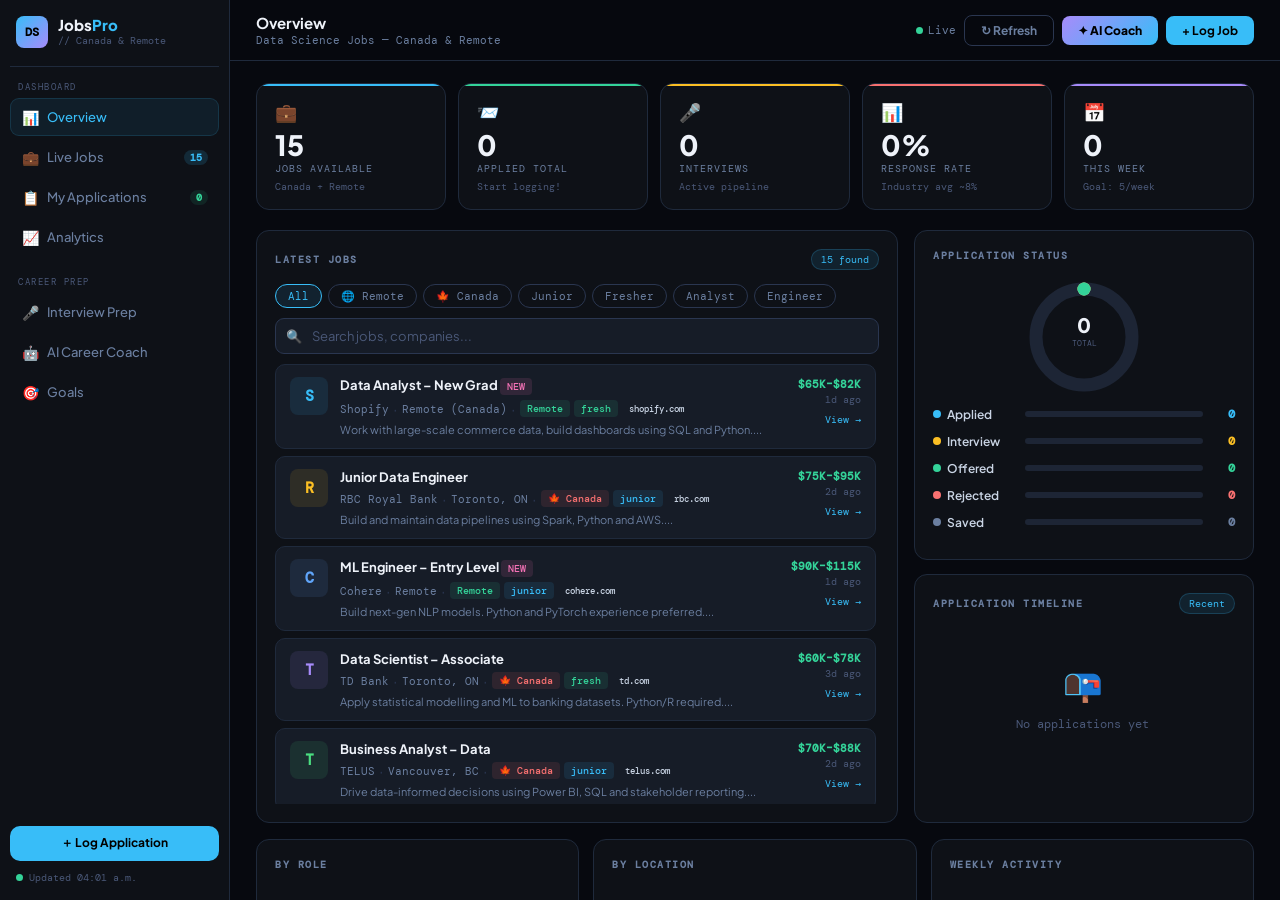
<file: index.html>
<!DOCTYPE html>
<html lang="en">
<head>
<meta charset="UTF-8">
<meta name="viewport" content="width=device-width, initial-scale=1.0">
<title>DS Jobs Pro — Canada & Remote Tracker</title>
<link rel="icon" href="data:image/svg+xml,<svg xmlns='http://www.w3.org/2000/svg' viewBox='0 0 100 100'><text y='.9em' font-size='90'>📊</text></svg>">
<link href="https://fonts.googleapis.com/css2?family=DM+Mono:wght@400;500&family=Plus+Jakarta+Sans:wght@400;500;600;700;800&display=swap" rel="stylesheet">
<link rel="stylesheet" href="css/base.css">
<link rel="stylesheet" href="css/components.css">
<link rel="stylesheet" href="css/pages.css">
</head>
<body>
<div class="app">

  <!-- ── SIDEBAR ── -->
  <nav class="sidebar">
    <div class="sidebar-logo">
      <div class="logo-box">DS</div>
      <div>
        <h1>Jobs<span>Pro</span></h1>
        <p>// Canada & Remote</p>
      </div>
    </div>

    <div class="nav-grp">
      <div class="nav-lbl">Dashboard</div>
      <div class="nav-item active" onclick="nav('dashboard',this)">
        <span class="nav-icon">📊</span> Overview
      </div>
      <div class="nav-item" onclick="nav('jobs',this)">
        <span class="nav-icon">💼</span> Live Jobs
        <span class="nav-badge" id="jobBadge">—</span>
      </div>
      <div class="nav-item" onclick="nav('tracker',this)">
        <span class="nav-icon">📋</span> My Applications
        <span class="nav-badge" id="appBadge" style="background:var(--green-d);color:var(--green)">0</span>
      </div>
      <div class="nav-item" onclick="nav('analytics',this)">
        <span class="nav-icon">📈</span> Analytics
      </div>
    </div>

    <div class="nav-grp">
      <div class="nav-lbl">Career Prep</div>
      <div class="nav-item" onclick="nav('interview',this)">
        <span class="nav-icon">🎤</span> Interview Prep
      </div>
      <div class="nav-item" onclick="nav('ai',this)">
        <span class="nav-icon">🤖</span> AI Career Coach
      </div>
      <div class="nav-item" onclick="nav('goals',this)">
        <span class="nav-icon">🎯</span> Goals
      </div>
    </div>

    <div style="margin-top:auto;">
      <button class="btn-add" onclick="openModal()">＋ Log Application</button>
      <div class="sb-status">
        <span class="pulse"></span>
        <span id="lastUpdated">Loading jobs...</span>
      </div>
    </div>
  </nav>

  <!-- ── MAIN ── -->
  <div class="main" id="mainScroll">

    <!-- DASHBOARD PAGE -->
    <div id="pg-dashboard" class="page active">
      <div class="topbar">
        <div><h2>Overview</h2><p>Data Science Jobs — Canada & Remote</p></div>
        <div class="tb-right">
          <span class="live-tag"><span class="pulse"></span> Live</span>
          <button class="btn btn-ghost" onclick="loadJobs(true)">↻ Refresh</button>
          <button class="btn btn-ai" onclick="nav('ai',null)">✦ AI Coach</button>
          <button class="btn btn-primary" onclick="openModal()">+ Log Job</button>
        </div>
      </div>
      <div class="page-content">
        <div class="stats-row" id="statsRow">
          <div class="stat-card sc-cyan"><div class="stat-icon">💼</div><div class="stat-val" id="s-avail">—</div><div class="stat-label">Jobs Available</div><div class="stat-sub">Canada + Remote</div></div>
          <div class="stat-card sc-green"><div class="stat-icon">📨</div><div class="stat-val" id="s-total">0</div><div class="stat-label">Applied Total</div><div class="stat-sub" id="s-total-sub">Start logging!</div></div>
          <div class="stat-card sc-amber"><div class="stat-icon">🎤</div><div class="stat-val" id="s-inter">0</div><div class="stat-label">Interviews</div><div class="stat-sub">Active pipeline</div></div>
          <div class="stat-card sc-red"><div class="stat-icon">📊</div><div class="stat-val" id="s-rate">0%</div><div class="stat-label">Response Rate</div><div class="stat-sub">Industry avg ~8%</div></div>
          <div class="stat-card sc-purple"><div class="stat-icon">📅</div><div class="stat-val" id="s-week">0</div><div class="stat-label">This Week</div><div class="stat-sub" id="s-goal-sub">Goal: 5/week</div></div>
        </div>

        <div class="g2 mb16">
          <div class="card">
            <div class="card-head"><span class="card-title">Latest Jobs</span><span class="card-badge" id="listCount">Loading...</span></div>
            <div class="filter-row" id="dashFilters">
              <button class="ftag on" onclick="setF('all',this,'dashFilters','dash')">All</button>
              <button class="ftag" onclick="setF('remote',this,'dashFilters','dash')">🌐 Remote</button>
              <button class="ftag" onclick="setF('canada',this,'dashFilters','dash')">🍁 Canada</button>
              <button class="ftag" onclick="setF('junior',this,'dashFilters','dash')">Junior</button>
              <button class="ftag" onclick="setF('fresh',this,'dashFilters','dash')">Fresher</button>
              <button class="ftag" onclick="setF('analyst',this,'dashFilters','dash')">Analyst</button>
              <button class="ftag" onclick="setF('engineer',this,'dashFilters','dash')">Engineer</button>
            </div>
            <div class="search-wrap">
              <span class="search-icon">🔍</span>
              <input type="text" id="s1" placeholder="Search jobs, companies..." oninput="renderJobList('dash')">
            </div>
            <div class="job-list" id="jobListDash">
              <div class="spinner-wrap"><div class="spin"></div> Fetching live jobs...</div>
            </div>
          </div>

          <div class="col-stack">
            <div class="card">
              <div class="card-head"><span class="card-title">Application Status</span></div>
              <div class="ring-wrap">
                <svg width="110" height="110" viewBox="0 0 110 110">
                  <circle cx="55" cy="55" r="48" fill="none" stroke="#1d2535" stroke-width="13"/>
                  <circle id="ring-a" cx="55" cy="55" r="48" fill="none" stroke="#38bdf8" stroke-width="13" stroke-dasharray="0 302" stroke-linecap="round" transform="rotate(-90 55 55)" style="transition:stroke-dasharray 1.2s ease"/>
                  <circle id="ring-i" cx="55" cy="55" r="48" fill="none" stroke="#fbbf24" stroke-width="13" stroke-dasharray="0 302" stroke-linecap="round" transform="rotate(-90 55 55)" style="transition:all 1.2s ease"/>
                  <circle id="ring-o" cx="55" cy="55" r="48" fill="none" stroke="#34d399" stroke-width="13" stroke-dasharray="0 302" stroke-linecap="round" transform="rotate(-90 55 55)" style="transition:all 1.2s ease"/>
                  <text x="55" y="51" text-anchor="middle" fill="#eef2f9" font-family="Plus Jakarta Sans" font-size="20" font-weight="800" id="ringNum">0</text>
                  <text x="55" y="64" text-anchor="middle" fill="#4a5878" font-family="DM Mono" font-size="8">TOTAL</text>
                </svg>
              </div>
              <div id="statusBars">
                <div class="s-row"><div class="s-lbl"><div class="s-dot" style="background:var(--cyan)"></div>Applied</div><div class="s-track"><div class="s-bar" id="sb-applied" style="background:var(--cyan);width:0%"></div></div><div class="s-cnt" style="color:var(--cyan)" id="sc-applied">0</div></div>
                <div class="s-row"><div class="s-lbl"><div class="s-dot" style="background:var(--amber)"></div>Interview</div><div class="s-track"><div class="s-bar" id="sb-interview" style="background:var(--amber);width:0%"></div></div><div class="s-cnt" style="color:var(--amber)" id="sc-interview">0</div></div>
                <div class="s-row"><div class="s-lbl"><div class="s-dot" style="background:var(--green)"></div>Offered</div><div class="s-track"><div class="s-bar" id="sb-offered" style="background:var(--green);width:0%"></div></div><div class="s-cnt" style="color:var(--green)" id="sc-offered">0</div></div>
                <div class="s-row"><div class="s-lbl"><div class="s-dot" style="background:var(--red)"></div>Rejected</div><div class="s-track"><div class="s-bar" id="sb-rejected" style="background:var(--red);width:0%"></div></div><div class="s-cnt" style="color:var(--red)" id="sc-rejected">0</div></div>
                <div class="s-row"><div class="s-lbl"><div class="s-dot" style="background:var(--muted2)"></div>Saved</div><div class="s-track"><div class="s-bar" id="sb-saved" style="background:var(--muted2);width:0%"></div></div><div class="s-cnt" style="color:var(--muted2)" id="sc-saved">0</div></div>
              </div>
            </div>
            <div class="card" style="flex:1">
              <div class="card-head"><span class="card-title">Application Timeline</span><span class="card-badge">Recent</span></div>
              <div class="tl-wrap" id="timeline">
                <div class="empty"><div class="ei">📭</div>No applications yet</div>
              </div>
            </div>
          </div>
        </div>

        <div class="g3">
          <div class="card"><div class="card-head"><span class="card-title">By Role</span></div><div class="bc-wrap" id="roleChart"><div class="bc-col"><div class="bc-val" style="color:var(--cyan)">0</div><div class="bc-bar" style="height:4px;background:var(--cyan)"></div><div class="bc-lbl">Analyst</div></div><div class="bc-col"><div class="bc-val" style="color:var(--purple)">0</div><div class="bc-bar" style="height:4px;background:var(--purple)"></div><div class="bc-lbl">Engineer</div></div><div class="bc-col"><div class="bc-val" style="color:var(--amber)">0</div><div class="bc-bar" style="height:4px;background:var(--amber)"></div><div class="bc-lbl">Scientist</div></div><div class="bc-col"><div class="bc-val" style="color:var(--pink)">0</div><div class="bc-bar" style="height:4px;background:var(--pink)"></div><div class="bc-lbl">ML/AI</div></div></div></div>
          <div class="card"><div class="card-head"><span class="card-title">By Location</span></div><div class="bc-wrap" id="locChart"><div class="bc-col"><div class="bc-val" style="color:var(--green)">0</div><div class="bc-bar" style="height:4px;background:var(--green)"></div><div class="bc-lbl">Remote</div></div><div class="bc-col"><div class="bc-val" style="color:var(--red)">0</div><div class="bc-bar" style="height:4px;background:var(--red)"></div><div class="bc-lbl">Toronto</div></div><div class="bc-col"><div class="bc-val" style="color:var(--cyan)">0</div><div class="bc-bar" style="height:4px;background:var(--cyan)"></div><div class="bc-lbl">Vancouver</div></div><div class="bc-col"><div class="bc-val" style="color:var(--amber)">0</div><div class="bc-bar" style="height:4px;background:var(--amber)"></div><div class="bc-lbl">Calgary</div></div></div></div>
          <div class="card"><div class="card-head"><span class="card-title">Weekly Activity</span></div><div class="bc-wrap" id="wkChart"><div class="bc-col"><div class="bc-val" style="color:var(--cyan)">0</div><div class="bc-bar" style="height:4px;background:linear-gradient(to top,var(--purple),var(--cyan))"></div><div class="bc-lbl">Wk1</div></div><div class="bc-col"><div class="bc-val" style="color:var(--cyan)">0</div><div class="bc-bar" style="height:4px;background:linear-gradient(to top,var(--purple),var(--cyan))"></div><div class="bc-lbl">Wk2</div></div><div class="bc-col"><div class="bc-val" style="color:var(--cyan)">0</div><div class="bc-bar" style="height:4px;background:linear-gradient(to top,var(--purple),var(--cyan))"></div><div class="bc-lbl">Wk3</div></div><div class="bc-col"><div class="bc-val" style="color:var(--cyan)">0</div><div class="bc-bar" style="height:4px;background:linear-gradient(to top,var(--purple),var(--cyan))"></div><div class="bc-lbl">Wk4</div></div></div></div>
        </div>
      </div>
    </div>

    <!-- LIVE JOBS PAGE -->
    <div id="pg-jobs" class="page">
      <div class="topbar">
        <div><h2>Live Jobs</h2><p>Real-time openings — Canada & Remote</p></div>
        <div class="tb-right">
          <button class="btn btn-ghost" onclick="loadJobs(true)">↻ Refresh Jobs</button>
          <button class="btn btn-primary" onclick="openModal()">+ Log Job</button>
        </div>
      </div>
      <div class="page-content">
        <div class="card">
          <div class="card-head"><span class="card-title">Available Positions</span><span class="card-badge" id="listCount2">Loading...</span></div>
          <div class="filter-row" id="jobsFilters">
            <button class="ftag on" onclick="setF('all',this,'jobsFilters','jobs')">All</button>
            <button class="ftag" onclick="setF('remote',this,'jobsFilters','jobs')">🌐 Remote</button>
            <button class="ftag" onclick="setF('canada',this,'jobsFilters','jobs')">🍁 Canada</button>
            <button class="ftag" onclick="setF('fresh',this,'jobsFilters','jobs')">Fresher</button>
            <button class="ftag" onclick="setF('junior',this,'jobsFilters','jobs')">Junior</button>
            <button class="ftag" onclick="setF('mid',this,'jobsFilters','jobs')">Mid-level</button>
            <button class="ftag" onclick="setF('analyst',this,'jobsFilters','jobs')">Analyst</button>
            <button class="ftag" onclick="setF('engineer',this,'jobsFilters','jobs')">Engineer</button>
            <button class="ftag" onclick="setF('scientist',this,'jobsFilters','jobs')">Scientist</button>
            <button class="ftag" onclick="setF('ml',this,'jobsFilters','jobs')">ML/AI</button>
          </div>
          <div class="search-wrap">
            <span class="search-icon">🔍</span>
            <input type="text" id="s2" placeholder="Search by title, company, skill..." oninput="renderJobList('jobs')">
          </div>
          <div class="job-list" style="max-height:600px;" id="jobListFull">
            <div class="spinner-wrap"><div class="spin"></div> Fetching live jobs...</div>
          </div>
        </div>
      </div>
    </div>

    <!-- MY APPLICATIONS PAGE -->
    <div id="pg-tracker" class="page">
      <div class="topbar">
        <div><h2>My Applications</h2><p>Track every job you have applied to</p></div>
        <div class="tb-right">
          <button class="btn btn-primary" onclick="openModal()">+ Add New</button>
        </div>
      </div>
      <div class="page-content">
        <div class="search-wrap mb16">
          <span class="search-icon">🔍</span>
          <input type="text" id="s3" placeholder="Search your applications..." oninput="renderTracker()">
        </div>
        <div id="trackerList"></div>
      </div>
    </div>

    <!-- ANALYTICS PAGE -->
    <div id="pg-analytics" class="page">
      <div class="topbar">
        <div><h2>Analytics</h2><p>Your job search performance over time</p></div>
      </div>
      <div class="page-content">
        <div class="card mb16">
          <div class="card-head"><span class="card-title">Application Activity — Last 6 Months</span></div>
          <div class="hm-grid" id="heatmap"></div>
          <div class="hm-foot"><span>6 months ago</span><span>Today</span></div>
        </div>
        <div class="g3">
          <div class="card stat-center">
            <div class="big-num" style="color:var(--cyan)" id="bigRate">0%</div>
            <div class="big-label">Response Rate</div>
            <div class="big-sub">Industry avg ~8%</div>
          </div>
          <div class="card stat-center">
            <div class="big-num" style="color:var(--amber)" id="bigTotal">0</div>
            <div class="big-label">Total Applications</div>
            <div class="big-sub">Keep it up!</div>
          </div>
          <div class="card stat-center">
            <div class="big-num" style="color:var(--green);font-size:28px;" id="bestRole">—</div>
            <div class="big-label">Top Role Applied</div>
            <div class="big-sub">Your focus area</div>
          </div>
        </div>
      </div>
    </div>

    <!-- INTERVIEW PREP PAGE -->
    <div id="pg-interview" class="page">
      <div class="topbar">
        <div><h2>Interview Prep</h2><p>Questions for every round — Technical · HR · Behavioural · Mock · General</p></div>
      </div>
      <div class="page-content">
        <div class="round-tabs" id="roundTabs">
          <button class="rtab rt-tech active" onclick="setRound('tech',this)">💻 Technical</button>
          <button class="rtab rt-hr"    onclick="setRound('hr',this)">🤝 HR Round</button>
          <button class="rtab rt-behav" onclick="setRound('behav',this)">🧠 Behavioural</button>
          <button class="rtab rt-mock"  onclick="setRound('mock',this)">🎭 Mock Interview</button>
          <button class="rtab rt-gen"   onclick="setRound('gen',this)">⭐ General Tips</button>
        </div>
        <div id="questionsPanel"></div>
      </div>
    </div>

    <!-- AI COACH PAGE -->
    <div id="pg-ai" class="page ai-page">
      <div class="topbar">
        <div><h2>AI Career Coach</h2><p>Powered by Claude — Real advice for your DS job search</p></div>
      </div>
      <div class="ai-layout">
        <div class="ai-chat-area">
          <div class="ai-messages" id="aiMessages">
            <div class="msg ai">
              👋 Hi! I'm your <strong>Data Science Career Coach</strong> powered by Claude AI.<br><br>
              I specialise in the <strong>Canadian job market</strong> and remote DS roles. Ask me about:<br><br>
              • <em>Resume &amp; cover letter tips</em><br>
              • <em>Interview preparation</em><br>
              • <em>Salary negotiation in Canada</em><br>
              • <em>Skill roadmap for DS roles</em><br>
              • <em>Cold emailing recruiters</em><br><br>
              What would you like help with today?
            </div>
          </div>
          <div class="ai-bottom">
            <div class="qp-row">
              <button class="qp-btn" onclick="sendQ(this)">Resume tips for Canada DS</button>
              <button class="qp-btn" onclick="sendQ(this)">How to get my first DS job?</button>
              <button class="qp-btn" onclick="sendQ(this)">Salary ranges in Canada 2025</button>
              <button class="qp-btn" onclick="sendQ(this)">What skills to learn next?</button>
              <button class="qp-btn" onclick="sendQ(this)">Write a cold email for me</button>
              <button class="qp-btn" onclick="sendQ(this)">30-day action plan</button>
            </div>
            <div class="ai-input-row">
              <textarea class="ai-input" id="aiInput" rows="1" placeholder="Ask anything about your DS career..."
                onkeydown="if(event.key==='Enter'&&!event.shiftKey){event.preventDefault();sendAI();}"></textarea>
              <button class="ai-send" id="aiSendBtn" onclick="sendAI()">➤</button>
            </div>
          </div>
        </div>
        <div class="ai-side">
          <h3>Quick Actions</h3>
          <button class="action-btn" onclick="aiAction('Write a professional cold email template I can send to a recruiter at a Canadian tech company for a data analyst or data scientist role.')">✉️ Generate Cold Email</button>
          <button class="action-btn" onclick="aiAction('Give me the top 5 technical interview questions for a junior data analyst or data scientist role in Canada with detailed answers.')">💻 Technical Interview Q&amp;A</button>
          <button class="action-btn" onclick="aiAction('What are the top 10 skills I need on my resume to get hired as a data analyst or data engineer in Canada in 2025?')">📝 Skills for My Resume</button>
          <button class="action-btn" onclick="aiAction('What is the realistic salary range for fresher, junior, and mid-level data scientist, analyst, and engineer in Toronto, Vancouver, and Calgary in 2025?')">💰 Canada Salary Guide</button>
          <button class="action-btn" onclick="aiAction('Create a detailed 30-day action plan for a fresher to land their first data science or data analyst job in Canada.')">🗓️ 30-Day Action Plan</button>
          <button class="action-btn" onclick="aiAction('Give me 5 behavioural interview questions using STAR method for data science roles at Canadian companies with example answers.')">🧠 STAR Method Practice</button>

          <h3 style="margin-top:20px;">Real Job Boards</h3>
          <a class="jboard-link" href="https://ca.linkedin.com/jobs/data-science-jobs" target="_blank">🔗 LinkedIn Canada <span>→</span></a>
          <a class="jboard-link" href="https://ca.indeed.com/jobs?q=data+analyst&l=Canada&fromage=7" target="_blank">🔍 Indeed Canada <span>→</span></a>
          <a class="jboard-link" href="https://www.workopolis.com/jobsearch/find-jobs?ak=data+analyst&l=Canada" target="_blank">🍁 Workopolis <span>→</span></a>
          <a class="jboard-link" href="https://remoteok.com/remote-data-science-jobs" target="_blank">🌐 RemoteOK <span>→</span></a>
          <a class="jboard-link" href="https://weworkremotely.com/categories/remote-data-science-jobs" target="_blank">💻 We Work Remotely <span>→</span></a>
          <a class="jboard-link" href="https://jobicy.com/?search_keywords=data+analyst&search_location=canada" target="_blank">📌 Jobicy <span>→</span></a>
        </div>
      </div>
    </div>

    <!-- GOALS PAGE -->
    <div id="pg-goals" class="page">
      <div class="topbar">
        <div><h2>Goals &amp; Milestones</h2><p>Track your job search targets</p></div>
      </div>
      <div class="page-content">
        <div class="g2">
          <div>
            <div class="card mb16">
              <div class="card-head"><span class="card-title">Weekly Target</span></div>
              <div class="goal-target-row">
                <input type="number" id="goalInput" min="1" max="50" value="5" class="form-input goal-num-input">
                <span class="goal-target-label">applications per week</span>
                <button class="btn btn-primary btn-sm" onclick="saveGoal()">Save</button>
              </div>
              <div id="goalsList"></div>
            </div>
          </div>
          <div class="card">
            <div class="card-head"><span class="card-title">Milestones</span></div>
            <div id="milestones"></div>
          </div>
        </div>
      </div>
    </div>

  </div><!-- end main -->
</div><!-- end app -->

<!-- ADD APPLICATION MODAL -->
<div class="modal-overlay" id="modal">
  <div class="modal">
    <div class="modal-head">
      <div>
        <h2 id="modalTitle">Log Application</h2>
        <p>Track a job you have applied to or saved</p>
      </div>
      <button class="modal-close" onclick="closeModal()">✕</button>
    </div>
    <div class="modal-body" id="modalBody"></div>
  </div>
</div>

<div class="toast" id="toast"></div>

<!-- Scripts — order matters -->
<script src="js/store.js"></script>
<script src="js/utils.js"></script>
<script src="js/jobs.js"></script>
<script src="js/modal.js"></script>
<script src="js/interview.js"></script>
<script src="js/ai.js"></script>
<script src="js/charts.js"></script>
<script src="js/pages.js"></script>
<script src="js/app.js"></script>
</body>
</html>
</file>
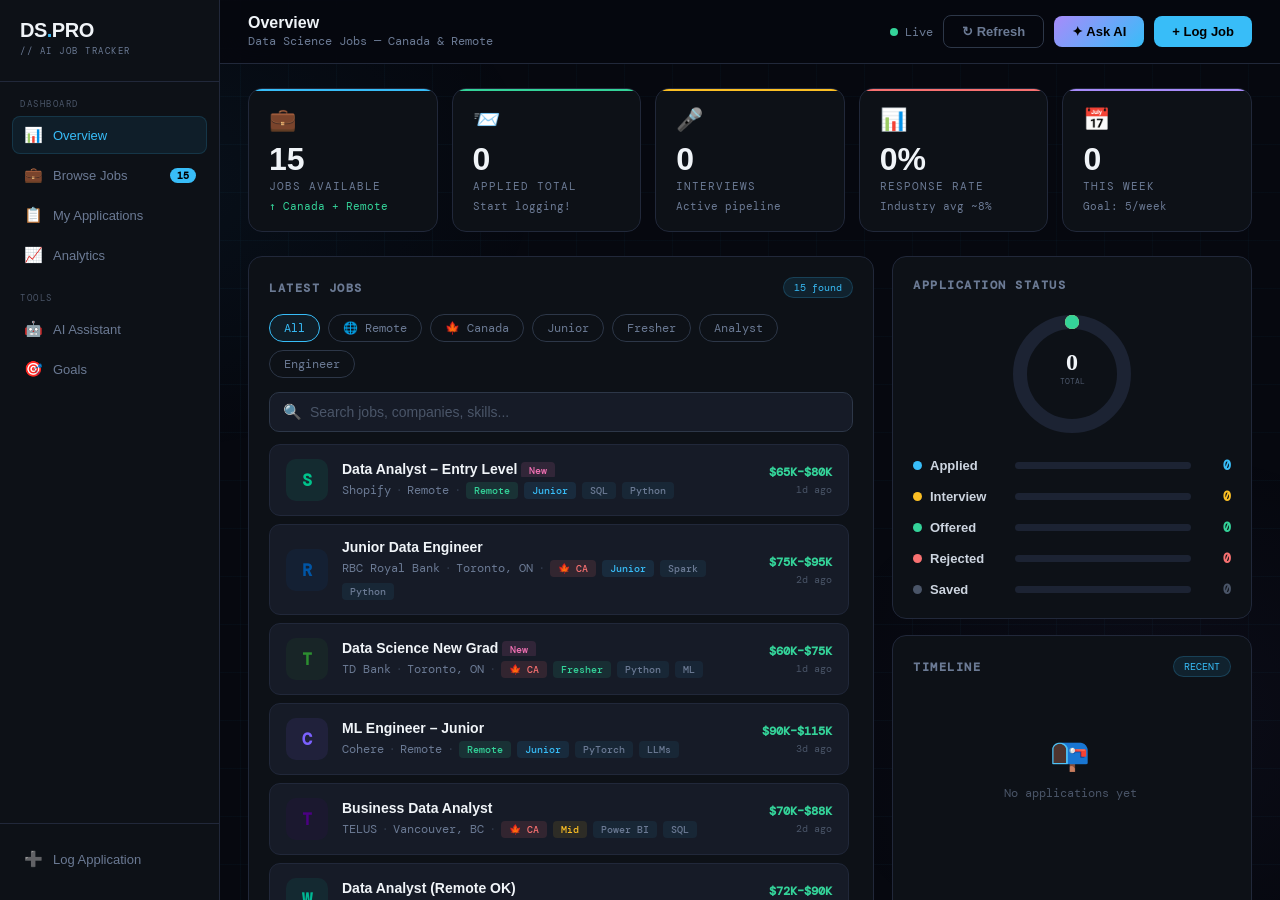
<file: ds_job_tracker.html>
<!DOCTYPE html>
<html lang="en">
<head>
<meta charset="UTF-8">
<meta name="viewport" content="width=device-width, initial-scale=1.0">
<title>DS Jobs Pro — AI-Powered Tracker</title>
<link href="https://fonts.googleapis.com/css2?family=DM+Mono:wght@400;500&family=Cabinet+Grotesk:wght@400;500;700;800;900&display=swap" rel="stylesheet">
<style>
:root {
  --bg: #06080f;
  --s1: #0d1117;
  --s2: #161b27;
  --s3: #1c2333;
  --border: #21283a;
  --border2: #2d3748;
  --text: #cdd5e0;
  --muted: #4a5568;
  --muted2: #6b7a94;
  --cyan: #38bdf8;
  --green: #34d399;
  --amber: #fbbf24;
  --red: #f87171;
  --purple: #a78bfa;
  --pink: #f472b6;
  --white: #f0f4f8;
}
*{box-sizing:border-box;margin:0;padding:0}
html{scroll-behavior:smooth}
body{
  background:var(--bg);
  color:var(--text);
  font-family:'Cabinet Grotesk',sans-serif;
  min-height:100vh;
  overflow-x:hidden;
}

/* Animated background grid */
body::before{
  content:'';
  position:fixed;inset:0;
  background-image:
    linear-gradient(rgba(56,189,248,0.03) 1px, transparent 1px),
    linear-gradient(90deg, rgba(56,189,248,0.03) 1px, transparent 1px);
  background-size:48px 48px;
  pointer-events:none;z-index:0;
}
body::after{
  content:'';
  position:fixed;inset:0;
  background:
    radial-gradient(ellipse 600px 400px at 10% 20%, rgba(56,189,248,0.05) 0%, transparent 70%),
    radial-gradient(ellipse 500px 400px at 90% 80%, rgba(167,139,250,0.04) 0%, transparent 70%);
  pointer-events:none;z-index:0;
}

.app{position:relative;z-index:1;display:flex;height:100vh;overflow:hidden;}

/* ── SIDEBAR ─────────────────────────── */
.sidebar{
  width:220px;flex-shrink:0;
  background:var(--s1);
  border-right:1px solid var(--border);
  display:flex;flex-direction:column;
  padding:20px 0;
  transition:width 0.3s;
}

.sidebar-logo{
  padding:0 20px 24px;
  border-bottom:1px solid var(--border);
  margin-bottom:16px;
}
.sidebar-logo h1{
  font-size:20px;font-weight:900;
  letter-spacing:-0.5px;color:var(--white);
  line-height:1;
}
.sidebar-logo h1 em{color:var(--cyan);font-style:normal;}
.sidebar-logo p{
  font-family:'DM Mono',monospace;
  font-size:9px;color:var(--muted2);
  margin-top:5px;letter-spacing:1.5px;text-transform:uppercase;
}

.nav-section{padding:0 12px;margin-bottom:8px;}
.nav-label{
  font-size:9px;color:var(--muted);
  text-transform:uppercase;letter-spacing:1.5px;
  font-family:'DM Mono',monospace;
  padding:0 8px;margin-bottom:6px;
}
.nav-item{
  display:flex;align-items:center;gap:10px;
  padding:9px 10px;border-radius:8px;
  cursor:pointer;transition:all 0.15s;
  font-size:13px;font-weight:500;color:var(--muted2);
  border:1px solid transparent;
  margin-bottom:2px;
}
.nav-item:hover{background:var(--s2);color:var(--text);}
.nav-item.active{
  background:rgba(56,189,248,0.08);
  color:var(--cyan);
  border-color:rgba(56,189,248,0.15);
}
.nav-item .icon{font-size:15px;width:20px;text-align:center;}
.nav-badge{
  margin-left:auto;
  background:var(--cyan);color:#000;
  font-size:10px;font-weight:700;
  padding:1px 7px;border-radius:10px;
  font-family:'DM Mono',monospace;
}

.sidebar-bottom{margin-top:auto;padding:16px 12px 0;border-top:1px solid var(--border);}

/* ── MAIN ─────────────────────────────── */
.main{flex:1;overflow-y:auto;display:flex;flex-direction:column;}

.main::-webkit-scrollbar{width:5px;}
.main::-webkit-scrollbar-track{background:transparent;}
.main::-webkit-scrollbar-thumb{background:var(--border2);border-radius:4px;}

/* ── TOPBAR ───────────────────────────── */
.topbar{
  position:sticky;top:0;z-index:50;
  background:rgba(6,8,15,0.85);
  backdrop-filter:blur(16px);
  border-bottom:1px solid var(--border);
  padding:14px 28px;
  display:flex;align-items:center;gap:16px;
}
.topbar-title{font-size:16px;font-weight:700;color:var(--white);}
.topbar-sub{font-size:12px;color:var(--muted2);font-family:'DM Mono',monospace;margin-top:1px;}
.topbar-right{margin-left:auto;display:flex;gap:10px;align-items:center;}

.btn{
  padding:8px 18px;border-radius:8px;border:none;
  cursor:pointer;font-family:'Cabinet Grotesk',sans-serif;
  font-size:13px;font-weight:700;transition:all 0.18s;
  white-space:nowrap;
}
.btn-primary{background:var(--cyan);color:#000;}
.btn-primary:hover{background:#7dd3fc;transform:translateY(-1px);}
.btn-ai{
  background:linear-gradient(135deg,#a78bfa,#38bdf8);
  color:#000;font-weight:800;
}
.btn-ai:hover{opacity:0.9;transform:translateY(-1px);}
.btn-ghost{
  background:transparent;color:var(--muted2);
  border:1px solid var(--border2);
}
.btn-ghost:hover{border-color:var(--cyan);color:var(--cyan);}

.pulse-dot{
  width:8px;height:8px;border-radius:50%;
  background:var(--green);
  animation:pulse 2s infinite;
  display:inline-block;
}
@keyframes pulse{0%,100%{opacity:1;transform:scale(1);}50%{opacity:0.5;transform:scale(0.8);}}

/* ── CONTENT ──────────────────────────── */
.content{padding:24px 28px;flex:1;}

/* ── PAGE SECTIONS ────────────────────── */
.page{display:none;}
.page.active{display:block;}

/* ── STAT CARDS ───────────────────────── */
.stats-grid{
  display:grid;
  grid-template-columns:repeat(5,1fr);
  gap:14px;margin-bottom:24px;
}
@media(max-width:1100px){.stats-grid{grid-template-columns:repeat(3,1fr);}}

.stat-card{
  background:var(--s1);
  border:1px solid var(--border);
  border-radius:14px;padding:18px 20px;
  position:relative;overflow:hidden;
  transition:transform 0.2s,border-color 0.2s;
  cursor:default;
}
.stat-card:hover{transform:translateY(-2px);border-color:var(--border2);}
.stat-card::after{
  content:'';position:absolute;
  top:0;left:0;right:0;height:2px;
}
.stat-card.c-cyan::after{background:var(--cyan);}
.stat-card.c-green::after{background:var(--green);}
.stat-card.c-amber::after{background:var(--amber);}
.stat-card.c-red::after{background:var(--red);}
.stat-card.c-purple::after{background:var(--purple);}

.stat-icon{font-size:22px;margin-bottom:10px;}
.stat-val{font-size:32px;font-weight:900;line-height:1;color:var(--white);margin-bottom:4px;}
.stat-label{font-size:11px;color:var(--muted2);font-family:'DM Mono',monospace;text-transform:uppercase;letter-spacing:1px;}
.stat-delta{font-size:11px;margin-top:6px;font-family:'DM Mono',monospace;}
.stat-delta.up{color:var(--green);}
.stat-delta.neutral{color:var(--muted2);}

/* ── GRID LAYOUTS ─────────────────────── */
.two-col{display:grid;grid-template-columns:1fr 360px;gap:18px;margin-bottom:18px;}
.three-col{display:grid;grid-template-columns:repeat(3,1fr);gap:18px;margin-bottom:18px;}
@media(max-width:1000px){.two-col,.three-col{grid-template-columns:1fr;}}

.card{
  background:var(--s1);
  border:1px solid var(--border);
  border-radius:14px;padding:20px;
}
.card-head{
  display:flex;align-items:center;justify-content:space-between;
  margin-bottom:16px;
}
.card-title{
  font-size:12px;font-weight:700;
  text-transform:uppercase;letter-spacing:1.5px;
  color:var(--muted2);
  font-family:'DM Mono',monospace;
}
.card-badge{
  font-size:10px;font-family:'DM Mono',monospace;
  padding:3px 10px;border-radius:20px;
  background:rgba(56,189,248,0.1);color:var(--cyan);
  border:1px solid rgba(56,189,248,0.2);
}

/* ── JOBS LIST ────────────────────────── */
.job-filters{display:flex;gap:8px;flex-wrap:wrap;margin-bottom:14px;}
.ftag{
  padding:5px 14px;border-radius:20px;
  border:1px solid var(--border2);
  background:transparent;color:var(--muted2);
  font-size:12px;cursor:pointer;
  font-family:'DM Mono',monospace;
  transition:all 0.15s;
}
.ftag:hover,.ftag.on{
  border-color:var(--cyan);color:var(--cyan);
  background:rgba(56,189,248,0.07);
}

.search-wrap{position:relative;margin-bottom:12px;}
.search-wrap input{
  width:100%;background:var(--s2);
  border:1px solid var(--border2);
  border-radius:10px;color:var(--text);
  font-family:'Cabinet Grotesk',sans-serif;font-size:14px;
  padding:11px 16px 11px 40px;
  outline:none;transition:border-color 0.18s;
}
.search-wrap input:focus{border-color:var(--cyan);}
.search-wrap input::placeholder{color:var(--muted);}
.search-icon{
  position:absolute;left:14px;top:50%;transform:translateY(-50%);
  color:var(--muted);font-size:15px;pointer-events:none;
}

.job-list{display:flex;flex-direction:column;gap:8px;max-height:460px;overflow-y:auto;padding-right:4px;}
.job-list::-webkit-scrollbar{width:3px;}
.job-list::-webkit-scrollbar-thumb{background:var(--border2);}

.job-card{
  display:flex;gap:14px;align-items:center;
  padding:14px 16px;
  background:var(--s2);
  border:1px solid var(--border);
  border-radius:11px;
  cursor:pointer;transition:all 0.18s;
  position:relative;
}
.job-card:hover{border-color:var(--cyan);background:rgba(56,189,248,0.03);}
.job-card.applied-mark{border-left:3px solid var(--green);}

.j-logo{
  width:42px;height:42px;border-radius:10px;
  display:flex;align-items:center;justify-content:center;
  font-size:17px;font-weight:900;flex-shrink:0;
  font-family:'DM Mono',monospace;
}
.j-body{flex:1;min-width:0;}
.j-title{font-size:14px;font-weight:700;color:var(--white);margin-bottom:4px;
  white-space:nowrap;overflow:hidden;text-overflow:ellipsis;}
.j-meta{display:flex;gap:6px;align-items:center;flex-wrap:wrap;}
.j-company{font-size:12px;color:var(--muted2);font-family:'DM Mono',monospace;}
.j-sep{color:var(--border2);}
.chip{
  font-size:10px;padding:2px 8px;border-radius:4px;
  font-family:'DM Mono',monospace;font-weight:500;
}
.chip-remote{background:rgba(52,211,153,0.12);color:var(--green);}
.chip-canada{background:rgba(248,113,113,0.12);color:var(--red);}
.chip-hybrid{background:rgba(167,139,250,0.12);color:var(--purple);}
.chip-junior{background:rgba(56,189,248,0.1);color:var(--cyan);}
.chip-fresh{background:rgba(52,211,153,0.1);color:var(--green);}
.chip-mid{background:rgba(251,191,36,0.1);color:var(--amber);}
.chip-new{background:rgba(244,114,182,0.12);color:var(--pink);}

.j-right{text-align:right;flex-shrink:0;}
.j-salary{font-size:12px;font-weight:700;color:var(--green);font-family:'DM Mono',monospace;}
.j-age{font-size:10px;color:var(--muted);font-family:'DM Mono',monospace;margin-top:3px;}
.j-applied-tag{
  font-size:9px;font-family:'DM Mono',monospace;
  background:rgba(52,211,153,0.12);color:var(--green);
  padding:2px 7px;border-radius:4px;margin-top:4px;
}

/* ── STATUS TRACKER ───────────────────── */
.status-rows{display:flex;flex-direction:column;gap:14px;}
.status-row{display:flex;align-items:center;gap:12px;}
.s-label{display:flex;align-items:center;gap:8px;font-size:13px;font-weight:600;width:90px;flex-shrink:0;}
.s-dot{width:9px;height:9px;border-radius:50%;flex-shrink:0;}
.s-bar-wrap{flex:1;background:var(--s3);border-radius:6px;height:7px;overflow:hidden;}
.s-bar{height:100%;border-radius:6px;transition:width 1.2s cubic-bezier(0.34,1.56,0.64,1);}
.s-count{font-family:'DM Mono',monospace;font-size:13px;font-weight:700;min-width:28px;text-align:right;}

/* Radial ring */
.ring-wrap{display:flex;justify-content:center;margin:10px 0 18px;}
.ring-svg{width:130px;height:130px;}

/* ── TIMELINE ─────────────────────────── */
.timeline{display:flex;flex-direction:column;max-height:340px;overflow-y:auto;padding-right:4px;}
.timeline::-webkit-scrollbar{width:3px;}
.timeline::-webkit-scrollbar-thumb{background:var(--border2);}

.tl-entry{display:flex;gap:12px;padding-bottom:18px;position:relative;}
.tl-entry:last-child{padding-bottom:0;}
.tl-spine{display:flex;flex-direction:column;align-items:center;flex-shrink:0;}
.tl-node{width:10px;height:10px;border-radius:50%;margin-top:4px;flex-shrink:0;border:2px solid var(--bg);}
.tl-line2{flex:1;width:1px;background:var(--border);margin-top:4px;min-height:18px;}
.tl-entry:last-child .tl-line2{display:none;}
.tl-content{flex:1;}
.tl-when{font-size:10px;color:var(--muted);font-family:'DM Mono',monospace;margin-bottom:3px;}
.tl-job{font-size:13px;font-weight:700;color:var(--white);margin-bottom:2px;}
.tl-where{font-size:11px;color:var(--muted2);font-family:'DM Mono',monospace;}
.tl-status-tag{
  display:inline-block;margin-top:5px;
  font-size:9px;font-family:'DM Mono',monospace;
  padding:2px 8px;border-radius:4px;font-weight:700;
  text-transform:uppercase;letter-spacing:0.5px;
}

/* ── BAR CHARTS ───────────────────────── */
.bar-chart{display:flex;align-items:flex-end;gap:10px;height:110px;padding-top:8px;}
.bc-col{display:flex;flex-direction:column;align-items:center;gap:5px;flex:1;}
.bc-bar{width:100%;border-radius:6px 6px 0 0;min-height:4px;transition:height 1s ease;}
.bc-val{font-size:11px;font-weight:700;font-family:'DM Mono',monospace;}
.bc-lbl{font-size:10px;color:var(--muted);font-family:'DM Mono',monospace;text-align:center;}

/* ── AI CHAT ──────────────────────────── */
.ai-panel{
  background:var(--s1);border:1px solid var(--border);
  border-radius:14px;overflow:hidden;display:flex;flex-direction:column;
  height:500px;
}
.ai-header{
  padding:16px 20px;border-bottom:1px solid var(--border);
  display:flex;align-items:center;gap:10px;
  background:linear-gradient(135deg,rgba(167,139,250,0.05),rgba(56,189,248,0.05));
}
.ai-avatar{
  width:36px;height:36px;border-radius:10px;
  background:linear-gradient(135deg,var(--purple),var(--cyan));
  display:flex;align-items:center;justify-content:center;
  font-size:16px;
}
.ai-name{font-size:14px;font-weight:800;color:var(--white);}
.ai-sub{font-size:11px;color:var(--muted2);font-family:'DM Mono',monospace;}

.ai-messages{flex:1;overflow-y:auto;padding:16px;display:flex;flex-direction:column;gap:12px;}
.ai-messages::-webkit-scrollbar{width:3px;}
.ai-messages::-webkit-scrollbar-thumb{background:var(--border2);}

.msg{max-width:88%;padding:12px 15px;border-radius:12px;font-size:13px;line-height:1.6;}
.msg.user{
  align-self:flex-end;
  background:rgba(56,189,248,0.12);
  border:1px solid rgba(56,189,248,0.2);
  color:var(--cyan);border-radius:12px 12px 4px 12px;
}
.msg.ai{
  align-self:flex-start;
  background:var(--s2);border:1px solid var(--border);
  color:var(--text);border-radius:12px 12px 12px 4px;
}
.msg.ai strong{color:var(--cyan);}
.msg.ai em{color:var(--amber);font-style:normal;}
.msg.ai .tag{
  display:inline-block;background:rgba(52,211,153,0.1);
  color:var(--green);border-radius:4px;
  padding:0 6px;font-family:'DM Mono',monospace;font-size:11px;
}
.msg-typing{display:flex;gap:4px;align-items:center;padding:14px 18px;}
.typing-dot{width:6px;height:6px;background:var(--muted2);border-radius:50%;animation:blink 1.2s infinite;}
.typing-dot:nth-child(2){animation-delay:0.2s;}
.typing-dot:nth-child(3){animation-delay:0.4s;}
@keyframes blink{0%,80%,100%{opacity:0.2;}40%{opacity:1;}}

.ai-input-wrap{
  border-top:1px solid var(--border);padding:12px 16px;
  display:flex;gap:10px;background:var(--s1);
}
.ai-input{
  flex:1;background:var(--s2);border:1px solid var(--border2);
  border-radius:10px;color:var(--text);
  font-family:'Cabinet Grotesk',sans-serif;font-size:13px;
  padding:10px 14px;outline:none;resize:none;
  transition:border-color 0.18s;
  max-height:80px;overflow-y:auto;
}
.ai-input:focus{border-color:var(--cyan);}
.ai-input::placeholder{color:var(--muted);}
.ai-send{
  width:40px;height:40px;border-radius:10px;border:none;
  background:var(--cyan);color:#000;font-size:16px;
  cursor:pointer;flex-shrink:0;transition:all 0.18s;
  display:flex;align-items:center;justify-content:center;
}
.ai-send:hover{background:#7dd3fc;}
.ai-send:disabled{opacity:0.4;cursor:not-allowed;}

.quick-prompts{display:flex;gap:8px;flex-wrap:wrap;padding:0 16px 10px;}
.qp{
  padding:5px 12px;border-radius:20px;
  border:1px solid var(--border2);background:transparent;
  color:var(--muted2);font-size:11px;cursor:pointer;
  font-family:'DM Mono',monospace;transition:all 0.15s;
}
.qp:hover{border-color:var(--purple);color:var(--purple);}

/* ── JOB DETAIL MODAL ─────────────────── */
.modal-overlay{
  display:none;position:fixed;inset:0;
  background:rgba(6,8,15,0.88);
  backdrop-filter:blur(8px);
  z-index:200;align-items:center;justify-content:center;
}
.modal-overlay.open{display:flex;}
.modal{
  background:var(--s1);border:1px solid var(--border2);
  border-radius:18px;width:520px;max-width:95vw;
  max-height:90vh;overflow-y:auto;
  box-shadow:0 32px 80px rgba(0,0,0,0.7);
}
.modal::-webkit-scrollbar{width:3px;}
.modal::-webkit-scrollbar-thumb{background:var(--border2);}

.modal-head{
  padding:24px 24px 16px;
  border-bottom:1px solid var(--border);
  position:sticky;top:0;background:var(--s1);z-index:1;
}
.modal-head h2{font-size:18px;font-weight:900;color:var(--white);margin-bottom:4px;}
.modal-head p{font-size:12px;color:var(--muted2);font-family:'DM Mono',monospace;}
.modal-close{
  position:absolute;top:20px;right:20px;
  width:32px;height:32px;border-radius:8px;border:1px solid var(--border2);
  background:transparent;color:var(--muted2);font-size:16px;
  cursor:pointer;display:flex;align-items:center;justify-content:center;
  transition:all 0.15s;
}
.modal-close:hover{border-color:var(--red);color:var(--red);}

.modal-body{padding:20px 24px;}
.form-group{margin-bottom:16px;}
.form-label{
  display:block;font-size:10px;color:var(--muted2);
  text-transform:uppercase;letter-spacing:1.5px;
  font-family:'DM Mono',monospace;margin-bottom:7px;
}
.form-input,.form-select,.form-textarea{
  width:100%;background:var(--s2);border:1px solid var(--border2);
  border-radius:9px;color:var(--text);
  font-family:'Cabinet Grotesk',sans-serif;font-size:14px;
  padding:11px 14px;outline:none;transition:border-color 0.18s;
}
.form-input:focus,.form-select:focus,.form-textarea:focus{border-color:var(--cyan);}
.form-textarea{resize:vertical;min-height:80px;}
.form-row{display:grid;grid-template-columns:1fr 1fr;gap:12px;}
option{background:var(--s1);}

.chip-group{display:flex;gap:8px;flex-wrap:wrap;}
.chip-toggle{
  padding:6px 15px;border-radius:20px;
  border:1px solid var(--border2);background:transparent;
  color:var(--muted2);font-size:12px;cursor:pointer;
  font-family:'DM Mono',monospace;transition:all 0.15s;
}
.chip-toggle.sel{border-color:var(--cyan);color:var(--cyan);background:rgba(56,189,248,0.08);}

.modal-foot{
  padding:16px 24px 24px;
  display:flex;gap:10px;
}

/* ── ANALYTICS PAGE ───────────────────── */
.heatmap{display:grid;grid-template-columns:repeat(26,1fr);gap:3px;margin-top:12px;}
.hm-cell{
  aspect-ratio:1;border-radius:2px;
  background:var(--s3);transition:background 0.3s;
  cursor:default;
}
.hm-cell.l1{background:rgba(56,189,248,0.2);}
.hm-cell.l2{background:rgba(56,189,248,0.45);}
.hm-cell.l3{background:rgba(56,189,248,0.7);}
.hm-cell.l4{background:var(--cyan);}
.hm-labels{display:flex;justify-content:space-between;margin-top:6px;}
.hm-lbl{font-size:9px;color:var(--muted);font-family:'DM Mono',monospace;}

/* ── GOALS ────────────────────────────── */
.goal-list{display:flex;flex-direction:column;gap:12px;}
.goal-item{
  background:var(--s2);border:1px solid var(--border);
  border-radius:10px;padding:14px 16px;
}
.goal-head{display:flex;justify-content:space-between;align-items:center;margin-bottom:8px;}
.goal-name{font-size:13px;font-weight:700;color:var(--white);}
.goal-pct{font-size:12px;font-family:'DM Mono',monospace;}
.goal-bar-wrap{background:var(--s3);border-radius:4px;height:5px;}
.goal-bar{height:100%;border-radius:4px;transition:width 1.2s ease;}

/* ── EMPTY ────────────────────────────── */
.empty{
  text-align:center;padding:40px 20px;
  color:var(--muted);font-family:'DM Mono',monospace;font-size:12px;
}
.empty-icon{font-size:32px;margin-bottom:10px;}

/* ── ANIMATIONS ───────────────────────── */
@keyframes fadeUp{from{opacity:0;transform:translateY(16px);}to{opacity:1;transform:translateY(0);}}
.fade-in{animation:fadeUp 0.4s ease both;}
.fade-in-2{animation:fadeUp 0.4s 0.1s ease both;}
.fade-in-3{animation:fadeUp 0.4s 0.2s ease both;}

/* ── TABS ─────────────────────────────── */
.tab-bar{display:flex;gap:4px;background:var(--s2);border-radius:10px;padding:4px;margin-bottom:20px;}
.tab{
  flex:1;padding:8px 12px;border-radius:7px;border:none;
  background:transparent;color:var(--muted2);
  font-family:'Cabinet Grotesk',sans-serif;font-size:13px;font-weight:600;
  cursor:pointer;transition:all 0.18s;text-align:center;
}
.tab.active{background:var(--s1);color:var(--white);box-shadow:0 1px 4px rgba(0,0,0,0.3);}

/* Toast */
.toast{
  position:fixed;bottom:24px;right:24px;z-index:999;
  background:var(--s2);border:1px solid var(--green);
  color:var(--green);font-family:'DM Mono',monospace;font-size:13px;
  padding:12px 20px;border-radius:10px;
  transform:translateY(60px);opacity:0;
  transition:all 0.3s;pointer-events:none;
}
.toast.show{transform:translateY(0);opacity:1;}
</style>
</head>
<body>
<div class="app">

<!-- SIDEBAR -->
<nav class="sidebar">
  <div class="sidebar-logo">
    <h1>DS<em>.</em>PRO</h1>
    <p>// AI Job Tracker</p>
  </div>

  <div class="nav-section">
    <div class="nav-label">Dashboard</div>
    <div class="nav-item active" onclick="showPage('dashboard',this)">
      <span class="icon">📊</span> Overview
    </div>
    <div class="nav-item" onclick="showPage('jobs',this)">
      <span class="icon">💼</span> Browse Jobs
      <span class="nav-badge" id="jobCountBadge">15</span>
    </div>
    <div class="nav-item" onclick="showPage('tracker',this)">
      <span class="icon">📋</span> My Applications
    </div>
    <div class="nav-item" onclick="showPage('analytics',this)">
      <span class="icon">📈</span> Analytics
    </div>
  </div>

  <div class="nav-section" style="margin-top:8px;">
    <div class="nav-label">Tools</div>
    <div class="nav-item" onclick="showPage('ai',this)">
      <span class="icon">🤖</span> AI Assistant
    </div>
    <div class="nav-item" onclick="showPage('goals',this)">
      <span class="icon">🎯</span> Goals
    </div>
  </div>

  <div class="sidebar-bottom">
    <div class="nav-item" onclick="openModal()">
      <span class="icon">➕</span> Log Application
    </div>
  </div>
</nav>

<!-- MAIN -->
<div class="main">
  <!-- TOPBAR -->
  <div class="topbar">
    <div>
      <div class="topbar-title" id="pageTitle">Overview</div>
      <div class="topbar-sub" id="pageSub">Data Science Jobs — Canada & Remote</div>
    </div>
    <div class="topbar-right">
      <span style="font-size:12px;color:var(--muted2);font-family:'DM Mono',monospace;"><span class="pulse-dot"></span> Live</span>
      <button class="btn btn-ghost" onclick="fetchJobs()">↻ Refresh</button>
      <button class="btn btn-ai" onclick="showPage('ai',document.querySelector('.nav-item:nth-child(2)'))">✦ Ask AI</button>
      <button class="btn btn-primary" onclick="openModal()">+ Log Job</button>
    </div>
  </div>

  <div class="content">

    <!-- ══ DASHBOARD PAGE ══ -->
    <div id="page-dashboard" class="page active">
      <div class="stats-grid fade-in">
        <div class="stat-card c-cyan">
          <div class="stat-icon">💼</div>
          <div class="stat-val" id="s-avail">15</div>
          <div class="stat-label">Jobs Available</div>
          <div class="stat-delta up" id="s-avail-d">↑ Canada + Remote</div>
        </div>
        <div class="stat-card c-green">
          <div class="stat-icon">📨</div>
          <div class="stat-val" id="s-total">0</div>
          <div class="stat-label">Applied Total</div>
          <div class="stat-delta neutral" id="s-total-d">Start logging!</div>
        </div>
        <div class="stat-card c-amber">
          <div class="stat-icon">🎤</div>
          <div class="stat-val" id="s-inter">0</div>
          <div class="stat-label">Interviews</div>
          <div class="stat-delta neutral">Active pipeline</div>
        </div>
        <div class="stat-card c-red">
          <div class="stat-icon">📊</div>
          <div class="stat-val" id="s-rate">0%</div>
          <div class="stat-label">Response Rate</div>
          <div class="stat-delta neutral">Industry avg ~8%</div>
        </div>
        <div class="stat-card c-purple">
          <div class="stat-icon">📅</div>
          <div class="stat-val" id="s-week">0</div>
          <div class="stat-label">This Week</div>
          <div class="stat-delta neutral">Goal: 5/week</div>
        </div>
      </div>

      <div class="two-col fade-in-2">
        <!-- Recent Jobs -->
        <div class="card">
          <div class="card-head">
            <span class="card-title">Latest Jobs</span>
            <span class="card-badge" id="listCount">15 found</span>
          </div>
          <div class="job-filters" id="dashFilters">
            <button class="ftag on" onclick="setFilter('all',this)">All</button>
            <button class="ftag" onclick="setFilter('remote',this)">🌐 Remote</button>
            <button class="ftag" onclick="setFilter('canada',this)">🍁 Canada</button>
            <button class="ftag" onclick="setFilter('junior',this)">Junior</button>
            <button class="ftag" onclick="setFilter('fresh',this)">Fresher</button>
            <button class="ftag" onclick="setFilter('analyst',this)">Analyst</button>
            <button class="ftag" onclick="setFilter('engineer',this)">Engineer</button>
          </div>
          <div class="search-wrap">
            <span class="search-icon">🔍</span>
            <input type="text" placeholder="Search jobs, companies, skills..." id="jobSearch" oninput="renderJobs()">
          </div>
          <div class="job-list" id="jobListMain"></div>
        </div>

        <!-- Status + Timeline -->
        <div style="display:flex;flex-direction:column;gap:16px;">
          <div class="card">
            <div class="card-head">
              <span class="card-title">Application Status</span>
            </div>
            <div class="ring-wrap">
              <svg class="ring-svg" viewBox="0 0 130 130">
                <circle cx="65" cy="65" r="52" fill="none" stroke="#1c2333" stroke-width="14"/>
                <circle id="ring-a" cx="65" cy="65" r="52" fill="none" stroke="#38bdf8" stroke-width="14"
                  stroke-dasharray="0 327" stroke-linecap="round" transform="rotate(-90 65 65)" style="transition:stroke-dasharray 1.2s ease"/>
                <circle id="ring-i" cx="65" cy="65" r="52" fill="none" stroke="#fbbf24" stroke-width="14"
                  stroke-dasharray="0 327" stroke-linecap="round" transform="rotate(-90 65 65)" style="transition:all 1.2s ease"/>
                <circle id="ring-o" cx="65" cy="65" r="52" fill="none" stroke="#34d399" stroke-width="14"
                  stroke-dasharray="0 327" stroke-linecap="round" transform="rotate(-90 65 65)" style="transition:all 1.2s ease"/>
                <text x="65" y="61" text-anchor="middle" fill="#f0f4f8" font-family="Cabinet Grotesk" font-size="24" font-weight="900" id="ringNum">0</text>
                <text x="65" y="75" text-anchor="middle" fill="#4a5568" font-family="DM Mono" font-size="8">TOTAL</text>
              </svg>
            </div>
            <div class="status-rows" id="statusRows">
              <div class="status-row"><div class="s-label"><div class="s-dot" style="background:var(--cyan)"></div>Applied</div><div class="s-bar-wrap"><div class="s-bar" id="sb-applied" style="background:var(--cyan);width:0%"></div></div><div class="s-count" style="color:var(--cyan)" id="sc-applied">0</div></div>
              <div class="status-row"><div class="s-label"><div class="s-dot" style="background:var(--amber)"></div>Interview</div><div class="s-bar-wrap"><div class="s-bar" id="sb-interview" style="background:var(--amber);width:0%"></div></div><div class="s-count" style="color:var(--amber)" id="sc-interview">0</div></div>
              <div class="status-row"><div class="s-label"><div class="s-dot" style="background:var(--green)"></div>Offered</div><div class="s-bar-wrap"><div class="s-bar" id="sb-offered" style="background:var(--green);width:0%"></div></div><div class="s-count" style="color:var(--green)" id="sc-offered">0</div></div>
              <div class="status-row"><div class="s-label"><div class="s-dot" style="background:var(--red)"></div>Rejected</div><div class="s-bar-wrap"><div class="s-bar" id="sb-rejected" style="background:var(--red);width:0%"></div></div><div class="s-count" style="color:var(--red)" id="sc-rejected">0</div></div>
              <div class="status-row"><div class="s-label"><div class="s-dot" style="background:var(--muted)"></div>Saved</div><div class="s-bar-wrap"><div class="s-bar" id="sb-saved" style="background:var(--muted);width:0%"></div></div><div class="s-count" style="color:var(--muted)" id="sc-saved">0</div></div>
            </div>
          </div>

          <div class="card" style="flex:1">
            <div class="card-head">
              <span class="card-title">Timeline</span>
              <span class="card-badge">RECENT</span>
            </div>
            <div class="timeline" id="tlMain"></div>
          </div>
        </div>
      </div>

      <!-- Charts row -->
      <div class="three-col fade-in-3">
        <div class="card">
          <div class="card-head"><span class="card-title">By Role</span></div>
          <div class="bar-chart" id="roleChart">
            <div class="bc-col"><div class="bc-val" style="color:var(--cyan)">0</div><div class="bc-bar" style="height:4px;background:var(--cyan)"></div><div class="bc-lbl">Analyst</div></div>
            <div class="bc-col"><div class="bc-val" style="color:var(--purple)">0</div><div class="bc-bar" style="height:4px;background:var(--purple)"></div><div class="bc-lbl">Engineer</div></div>
            <div class="bc-col"><div class="bc-val" style="color:var(--amber)">0</div><div class="bc-bar" style="height:4px;background:var(--amber)"></div><div class="bc-lbl">Scientist</div></div>
            <div class="bc-col"><div class="bc-val" style="color:var(--pink)">0</div><div class="bc-bar" style="height:4px;background:var(--pink)"></div><div class="bc-lbl">ML/AI</div></div>
            <div class="bc-col"><div class="bc-val" style="color:var(--muted2)">0</div><div class="bc-bar" style="height:4px;background:var(--muted2)"></div><div class="bc-lbl">Other</div></div>
          </div>
        </div>
        <div class="card">
          <div class="card-head"><span class="card-title">By Location</span></div>
          <div class="bar-chart" id="locChart">
            <div class="bc-col"><div class="bc-val" style="color:var(--green)">0</div><div class="bc-bar" style="height:4px;background:var(--green)"></div><div class="bc-lbl">Remote</div></div>
            <div class="bc-col"><div class="bc-val" style="color:var(--red)">0</div><div class="bc-bar" style="height:4px;background:var(--red)"></div><div class="bc-lbl">Toronto</div></div>
            <div class="bc-col"><div class="bc-val" style="color:var(--cyan)">0</div><div class="bc-bar" style="height:4px;background:var(--cyan)"></div><div class="bc-lbl">Vancouver</div></div>
            <div class="bc-col"><div class="bc-val" style="color:var(--amber)">0</div><div class="bc-bar" style="height:4px;background:var(--amber)"></div><div class="bc-lbl">Calgary</div></div>
            <div class="bc-col"><div class="bc-val" style="color:var(--purple)">0</div><div class="bc-bar" style="height:4px;background:var(--purple)"></div><div class="bc-lbl">Other</div></div>
          </div>
        </div>
        <div class="card">
          <div class="card-head"><span class="card-title">Weekly Activity</span></div>
          <div class="bar-chart" id="weekChart">
            <div class="bc-col"><div class="bc-val" style="color:var(--cyan)">0</div><div class="bc-bar" style="height:4px;background:linear-gradient(to top,var(--purple),var(--cyan))"></div><div class="bc-lbl">Wk1</div></div>
            <div class="bc-col"><div class="bc-val" style="color:var(--cyan)">0</div><div class="bc-bar" style="height:4px;background:linear-gradient(to top,var(--purple),var(--cyan))"></div><div class="bc-lbl">Wk2</div></div>
            <div class="bc-col"><div class="bc-val" style="color:var(--cyan)">0</div><div class="bc-bar" style="height:4px;background:linear-gradient(to top,var(--purple),var(--cyan))"></div><div class="bc-lbl">Wk3</div></div>
            <div class="bc-col"><div class="bc-val" style="color:var(--cyan)">0</div><div class="bc-bar" style="height:4px;background:linear-gradient(to top,var(--purple),var(--cyan))"></div><div class="bc-lbl">Wk4</div></div>
          </div>
        </div>
      </div>
    </div><!-- end dashboard -->

    <!-- ══ JOBS PAGE ══ -->
    <div id="page-jobs" class="page">
      <div class="card fade-in">
        <div class="card-head">
          <span class="card-title">All Available Jobs</span>
          <span class="card-badge" id="jobsPageCount">15 found</span>
        </div>
        <div class="job-filters">
          <button class="ftag on" onclick="setFilter2('all',this)">All</button>
          <button class="ftag" onclick="setFilter2('remote',this)">🌐 Remote</button>
          <button class="ftag" onclick="setFilter2('canada',this)">🍁 Canada</button>
          <button class="ftag" onclick="setFilter2('junior',this)">Junior</button>
          <button class="ftag" onclick="setFilter2('fresh',this)">Fresher</button>
          <button class="ftag" onclick="setFilter2('mid',this)">Mid-level</button>
          <button class="ftag" onclick="setFilter2('analyst',this)">Analyst</button>
          <button class="ftag" onclick="setFilter2('engineer',this)">Engineer</button>
          <button class="ftag" onclick="setFilter2('scientist',this)">Scientist</button>
        </div>
        <div class="search-wrap">
          <span class="search-icon">🔍</span>
          <input type="text" placeholder="Search by title, company, skill, salary..." id="jobSearch2" oninput="renderJobs2()">
        </div>
        <div class="job-list" style="max-height:600px;" id="jobListFull"></div>
      </div>
    </div>

    <!-- ══ TRACKER PAGE ══ -->
    <div id="page-tracker" class="page">
      <div class="card fade-in">
        <div class="card-head">
          <span class="card-title">My Applications</span>
          <button class="btn btn-primary" style="padding:6px 16px;font-size:12px;" onclick="openModal()">+ Add New</button>
        </div>
        <div id="trackerList" style="display:flex;flex-direction:column;gap:8px;max-height:700px;overflow-y:auto;"></div>
      </div>
    </div>

    <!-- ══ ANALYTICS PAGE ══ -->
    <div id="page-analytics" class="page">
      <div class="card fade-in" style="margin-bottom:18px;">
        <div class="card-head"><span class="card-title">Application Heatmap — Last 6 Months</span></div>
        <div class="heatmap" id="heatmap"></div>
        <div class="hm-labels">
          <span class="hm-lbl">6 months ago</span>
          <span class="hm-lbl">Today</span>
        </div>
      </div>
      <div class="three-col fade-in-2">
        <div class="card">
          <div class="card-head"><span class="card-title">Response Rate Trend</span></div>
          <div style="display:flex;align-items:center;justify-content:center;height:100px;">
            <div style="text-align:center;">
              <div style="font-size:48px;font-weight:900;color:var(--cyan);font-family:'DM Mono',monospace;" id="bigRate">0%</div>
              <div style="font-size:11px;color:var(--muted2);font-family:'DM Mono',monospace;margin-top:6px;">vs 8% industry avg</div>
            </div>
          </div>
        </div>
        <div class="card">
          <div class="card-head"><span class="card-title">Avg Days to Response</span></div>
          <div style="display:flex;align-items:center;justify-content:center;height:100px;">
            <div style="text-align:center;">
              <div style="font-size:48px;font-weight:900;color:var(--amber);font-family:'DM Mono',monospace;">—</div>
              <div style="font-size:11px;color:var(--muted2);font-family:'DM Mono',monospace;margin-top:6px;">days average</div>
            </div>
          </div>
        </div>
        <div class="card">
          <div class="card-head"><span class="card-title">Best Performing Role</span></div>
          <div style="display:flex;align-items:center;justify-content:center;height:100px;">
            <div style="text-align:center;">
              <div style="font-size:32px;font-weight:900;color:var(--green);font-family:'Cabinet Grotesk',sans-serif;" id="bestRole">—</div>
              <div style="font-size:11px;color:var(--muted2);font-family:'DM Mono',monospace;margin-top:6px;">most applications</div>
            </div>
          </div>
        </div>
      </div>
    </div>

    <!-- ══ AI ASSISTANT PAGE ══ -->
    <div id="page-ai" class="page">
      <div class="two-col" style="align-items:start;">
        <div>
          <div class="ai-panel fade-in">
            <div class="ai-header">
              <div class="ai-avatar">🤖</div>
              <div>
                <div class="ai-name">DS Career Assistant</div>
                <div class="ai-sub">Powered by Claude · Always available</div>
              </div>
              <div style="margin-left:auto;"><span class="pulse-dot"></span></div>
            </div>
            <div class="ai-messages" id="aiMessages">
              <div class="msg ai">
                👋 Hi! I'm your <strong>Data Science Career AI</strong>. I know the Canadian and remote DS job market inside out.<br><br>
                I can help you with: <span class="tag">resume tips</span> <span class="tag">cover letters</span> <span class="tag">interview prep</span> <span class="tag">salary negotiation</span> <span class="tag">job strategy</span><br><br>
                <em>What would you like help with today?</em>
              </div>
            </div>
            <div class="quick-prompts">
              <button class="qp" onclick="sendQuick(this)">Resume tips for Canada DS roles</button>
              <button class="qp" onclick="sendQuick(this)">How to get my first DS job?</button>
              <button class="qp" onclick="sendQuick(this)">What skills should I learn?</button>
              <button class="qp" onclick="sendQuick(this)">Salary ranges in Canada</button>
              <button class="qp" onclick="sendQuick(this)">Mock interview question</button>
            </div>
            <div class="ai-input-wrap">
              <textarea class="ai-input" id="aiInput" placeholder="Ask anything about your DS job search..." rows="1"
                onkeydown="if(event.key==='Enter'&&!event.shiftKey){event.preventDefault();sendAI();}"></textarea>
              <button class="ai-send" id="aiSendBtn" onclick="sendAI()">➤</button>
            </div>
          </div>
        </div>

        <div style="display:flex;flex-direction:column;gap:16px;">
          <div class="card fade-in-2">
            <div class="card-head"><span class="card-title">AI Quick Actions</span></div>
            <div style="display:flex;flex-direction:column;gap:8px;">
              <button class="btn btn-ghost" style="text-align:left;width:100%;" onclick="aiAction('Generate a cold email template for a data analyst role at a Canadian tech company')">✉️ Generate Cold Email</button>
              <button class="btn btn-ghost" style="text-align:left;width:100%;" onclick="aiAction('Give me 5 behavioral interview questions for a junior data scientist position and how to answer them')">🎤 Interview Prep Questions</button>
              <button class="btn btn-ghost" style="text-align:left;width:100%;" onclick="aiAction('What are the top 10 skills I need on my resume to get hired as a data analyst or data engineer in Canada in 2025?')">📝 Top Skills for Resume</button>
              <button class="btn btn-ghost" style="text-align:left;width:100%;" onclick="aiAction('What is the realistic salary range for a junior data scientist or analyst in Toronto, Vancouver, and Calgary in 2025?')">💰 Salary Guide Canada</button>
              <button class="btn btn-ghost" style="text-align:left;width:100%;" onclick="aiAction('Give me a 30-day action plan to land my first data science job in Canada as a fresher')">🗓️ 30-Day Action Plan</button>
            </div>
          </div>

          <div class="card fade-in-3">
            <div class="card-head"><span class="card-title">Top Job Boards</span></div>
            <div style="display:flex;flex-direction:column;gap:8px;">
              <a href="https://ca.linkedin.com/jobs/data-science-jobs" target="_blank" style="text-decoration:none;">
                <div style="padding:10px 14px;background:var(--s2);border:1px solid var(--border);border-radius:9px;font-size:13px;color:var(--text);display:flex;align-items:center;justify-content:space-between;transition:all 0.18s;" onmouseover="this.style.borderColor='var(--cyan)'" onmouseout="this.style.borderColor='var(--border)'">
                  <span>🔗 LinkedIn Jobs Canada</span><span style="color:var(--muted2);font-size:11px;font-family:'DM Mono',monospace">→</span>
                </div>
              </a>
              <a href="https://www.indeed.ca/jobs?q=data+science" target="_blank" style="text-decoration:none;">
                <div style="padding:10px 14px;background:var(--s2);border:1px solid var(--border);border-radius:9px;font-size:13px;color:var(--text);display:flex;align-items:center;justify-content:space-between;transition:all 0.18s;" onmouseover="this.style.borderColor='var(--cyan)'" onmouseout="this.style.borderColor='var(--border)'">
                  <span>🔗 Indeed Canada DS Jobs</span><span style="color:var(--muted2);font-size:11px;font-family:'DM Mono',monospace">→</span>
                </div>
              </a>
              <a href="https://www.workopolis.com/en/jobs/data-science" target="_blank" style="text-decoration:none;">
                <div style="padding:10px 14px;background:var(--s2);border:1px solid var(--border);border-radius:9px;font-size:13px;color:var(--text);display:flex;align-items:center;justify-content:space-between;transition:all 0.18s;" onmouseover="this.style.borderColor='var(--cyan)'" onmouseout="this.style.borderColor='var(--border)'">
                  <span>🔗 Workopolis Canada</span><span style="color:var(--muted2);font-size:11px;font-family:'DM Mono',monospace">→</span>
                </div>
              </a>
              <a href="https://remoteok.com/remote-data-science-jobs" target="_blank" style="text-decoration:none;">
                <div style="padding:10px 14px;background:var(--s2);border:1px solid var(--border);border-radius:9px;font-size:13px;color:var(--text);display:flex;align-items:center;justify-content:space-between;transition:all 0.18s;" onmouseover="this.style.borderColor='var(--green)'" onmouseout="this.style.borderColor='var(--border)'">
                  <span>🌐 Remote OK (Remote DS)</span><span style="color:var(--muted2);font-size:11px;font-family:'DM Mono',monospace">→</span>
                </div>
              </a>
              <a href="https://www.kaggle.com/jobs" target="_blank" style="text-decoration:none;">
                <div style="padding:10px 14px;background:var(--s2);border:1px solid var(--border);border-radius:9px;font-size:13px;color:var(--text);display:flex;align-items:center;justify-content:space-between;transition:all 0.18s;" onmouseover="this.style.borderColor='var(--cyan)'" onmouseout="this.style.borderColor='var(--border)'">
                  <span>🔗 Kaggle Jobs</span><span style="color:var(--muted2);font-size:11px;font-family:'DM Mono',monospace">→</span>
                </div>
              </a>
            </div>
          </div>
        </div>
      </div>
    </div>

    <!-- ══ GOALS PAGE ══ -->
    <div id="page-goals" class="page">
      <div class="two-col">
        <div class="card fade-in">
          <div class="card-head"><span class="card-title">Weekly Goals</span></div>
          <div class="goal-list" id="goalList"></div>
          <div style="margin-top:16px;padding-top:16px;border-top:1px solid var(--border);">
            <div class="card-title" style="margin-bottom:12px;">Set Weekly Target</div>
            <div style="display:flex;gap:10px;align-items:center;">
              <input type="number" id="goalTarget" min="1" max="50" value="5" class="form-input" style="width:80px;">
              <span style="color:var(--muted2);font-size:13px;">applications per week</span>
              <button class="btn btn-primary" style="padding:8px 16px;font-size:12px;" onclick="updateGoal()">Save</button>
            </div>
          </div>
        </div>
        <div class="card fade-in-2">
          <div class="card-head"><span class="card-title">Milestones</span></div>
          <div id="milestoneList" style="display:flex;flex-direction:column;gap:10px;"></div>
        </div>
      </div>
    </div>

  </div><!-- end content -->
</div><!-- end main -->
</div><!-- end app -->

<!-- ADD APPLICATION MODAL -->
<div class="modal-overlay" id="modalOverlay">
  <div class="modal">
    <div class="modal-head">
      <h2>Log Application</h2>
      <p id="modalSub">Track a job you've applied to</p>
      <button class="modal-close" onclick="closeModal()">✕</button>
    </div>
    <div class="modal-body">
      <div class="form-row">
        <div class="form-group">
          <label class="form-label">Company *</label>
          <input class="form-input" id="f-company" placeholder="e.g. Shopify">
        </div>
        <div class="form-group">
          <label class="form-label">Job Title *</label>
          <input class="form-input" id="f-title" placeholder="e.g. Data Analyst">
        </div>
      </div>
      <div class="form-row">
        <div class="form-group">
          <label class="form-label">Location</label>
          <select class="form-select" id="f-loc">
            <option>Remote</option>
            <option>Toronto, ON</option>
            <option>Vancouver, BC</option>
            <option>Calgary, AB</option>
            <option>Montreal, QC</option>
            <option>Ottawa, ON</option>
            <option>Edmonton, AB</option>
            <option>Hybrid</option>
            <option>Other</option>
          </select>
        </div>
        <div class="form-group">
          <label class="form-label">Salary Range</label>
          <input class="form-input" id="f-salary" placeholder="e.g. $70K–$90K">
        </div>
      </div>
      <div class="form-group">
        <label class="form-label">Role Type</label>
        <div class="chip-group" id="cg-role">
          <button class="chip-toggle sel" onclick="pick(this,'cg-role')">Analyst</button>
          <button class="chip-toggle" onclick="pick(this,'cg-role')">Engineer</button>
          <button class="chip-toggle" onclick="pick(this,'cg-role')">Scientist</button>
          <button class="chip-toggle" onclick="pick(this,'cg-role')">ML/AI</button>
          <button class="chip-toggle" onclick="pick(this,'cg-role')">BI/Analytics</button>
          <button class="chip-toggle" onclick="pick(this,'cg-role')">Other</button>
        </div>
      </div>
      <div class="form-group">
        <label class="form-label">Experience Level</label>
        <div class="chip-group" id="cg-level">
          <button class="chip-toggle sel" onclick="pick(this,'cg-level')">Fresher</button>
          <button class="chip-toggle" onclick="pick(this,'cg-level')">Junior</button>
          <button class="chip-toggle" onclick="pick(this,'cg-level')">Mid-level</button>
          <button class="chip-toggle" onclick="pick(this,'cg-level')">Senior</button>
        </div>
      </div>
      <div class="form-group">
        <label class="form-label">Status</label>
        <div class="chip-group" id="cg-status">
          <button class="chip-toggle sel" onclick="pick(this,'cg-status')">Applied</button>
          <button class="chip-toggle" onclick="pick(this,'cg-status')">Interview</button>
          <button class="chip-toggle" onclick="pick(this,'cg-status')">Offered</button>
          <button class="chip-toggle" onclick="pick(this,'cg-status')">Rejected</button>
          <button class="chip-toggle" onclick="pick(this,'cg-status')">Saved</button>
        </div>
      </div>
      <div class="form-row">
        <div class="form-group">
          <label class="form-label">Date Applied</label>
          <input class="form-input" type="date" id="f-date">
        </div>
        <div class="form-group">
          <label class="form-label">Job URL (optional)</label>
          <input class="form-input" id="f-url" placeholder="https://...">
        </div>
      </div>
      <div class="form-group">
        <label class="form-label">Notes</label>
        <textarea class="form-textarea" id="f-notes" placeholder="Recruiter name, interview date, feedback..."></textarea>
      </div>
    </div>
    <div class="modal-foot">
      <button class="btn btn-primary" style="flex:1;" onclick="saveApp()">Save Application</button>
      <button class="btn btn-ghost" onclick="closeModal()">Cancel</button>
    </div>
  </div>
</div>

<div class="toast" id="toast"></div>

<script>
// ── STORE ───────────────────────────────────────────────────────────
const KEY = 'dspro_v1';
function load(){try{return JSON.parse(localStorage.getItem(KEY))||{apps:[],goal:5};}catch{return{apps:[],goal:5};}}
function save(d){try{localStorage.setItem(KEY,JSON.stringify(d));}catch{}}
let state = load();

// ── JOB DATA ────────────────────────────────────────────────────────
const JOBS = [
  {id:1,title:"Data Analyst – Entry Level",company:"Shopify",logo:"S",lc:"#00c48c",loc:"Remote",type:"remote",lvl:"junior",role:"analyst",sal:"$65K–$80K",age:1,tags:["SQL","Python","Tableau"]},
  {id:2,title:"Junior Data Engineer",company:"RBC Royal Bank",logo:"R",lc:"#0055a5",loc:"Toronto, ON",type:"canada",lvl:"junior",role:"engineer",sal:"$75K–$95K",age:2,tags:["Spark","Python","AWS"]},
  {id:3,title:"Data Science New Grad",company:"TD Bank",logo:"T",lc:"#2c8e30",loc:"Toronto, ON",type:"canada",lvl:"fresh",role:"scientist",sal:"$60K–$75K",age:1,tags:["Python","ML","Statistics"]},
  {id:4,title:"ML Engineer – Junior",company:"Cohere",logo:"C",lc:"#7b61ff",loc:"Remote",type:"remote",lvl:"junior",role:"engineer",sal:"$90K–$115K",age:3,tags:["PyTorch","LLMs","Python"]},
  {id:5,title:"Business Data Analyst",company:"TELUS",logo:"T",lc:"#4b0082",loc:"Vancouver, BC",type:"canada",lvl:"mid",role:"analyst",sal:"$70K–$88K",age:2,tags:["Power BI","SQL","Excel"]},
  {id:6,title:"Data Analyst (Remote OK)",company:"Wealthsimple",logo:"W",lc:"#00b894",loc:"Remote",type:"remote",lvl:"junior",role:"analyst",sal:"$72K–$90K",age:4,tags:["SQL","dbt","Looker"]},
  {id:7,title:"Junior BI Developer",company:"Deloitte Canada",logo:"D",lc:"#86c440",loc:"Calgary, AB",type:"canada",lvl:"junior",role:"analyst",sal:"$68K–$82K",age:1,tags:["Power BI","SQL","Azure"]},
  {id:8,title:"Data Engineer Trainee",company:"Bell Canada",logo:"B",lc:"#00aeef",loc:"Montreal, QC",type:"canada",lvl:"fresh",role:"engineer",sal:"$58K–$72K",age:5,tags:["Python","Kafka","ETL"]},
  {id:9,title:"Remote ML Engineer",company:"Scale AI",logo:"S",lc:"#ff6b6b",loc:"Remote",type:"remote",lvl:"mid",role:"engineer",sal:"$95K–$130K",age:2,tags:["Python","ML","RLHF"]},
  {id:10,title:"Data Analyst – New Grad",company:"Intact Insurance",logo:"I",lc:"#f59e0b",loc:"Ottawa, ON",type:"canada",lvl:"fresh",role:"analyst",sal:"$55K–$68K",age:3,tags:["SQL","R","Visualization"]},
  {id:11,title:"Junior Data Scientist",company:"Loblaw",logo:"L",lc:"#e63946",loc:"Toronto, ON",type:"canada",lvl:"junior",role:"scientist",sal:"$72K–$88K",age:1,tags:["Python","Scikit-learn","SQL"]},
  {id:12,title:"Analytics Engineer (Entry)",company:"Manulife",logo:"M",lc:"#00587a",loc:"Toronto, ON",type:"canada",lvl:"junior",role:"engineer",sal:"$70K–$87K",age:2,tags:["dbt","Snowflake","SQL"]},
  {id:13,title:"AI/ML Graduate Hire",company:"Microsoft Canada",logo:"M",lc:"#0078d4",loc:"Vancouver, BC",type:"canada",lvl:"fresh",role:"engineer",sal:"$85K–$105K",age:4,tags:["Azure","Python","ML"]},
  {id:14,title:"Remote Data Analyst",company:"Hootsuite",logo:"H",lc:"#ff6600",loc:"Remote",type:"remote",lvl:"junior",role:"analyst",sal:"$70K–$88K",age:3,tags:["SQL","Tableau","Python"]},
  {id:15,title:"Data Science Intern→FTE",company:"Element AI",logo:"E",lc:"#7b61ff",loc:"Montreal, QC",type:"canada",lvl:"fresh",role:"scientist",sal:"$55K–$70K",age:1,tags:["Research","NLP","Python"]},
];

let jobFilter = 'all';
let jobFilter2 = 'all';

// ── NAVIGATION ──────────────────────────────────────────────────────
const pages = {
  dashboard:'Overview', jobs:'Browse Jobs', tracker:'My Applications',
  analytics:'Analytics', ai:'AI Assistant', goals:'Goals'
};
function showPage(id, navEl){
  document.querySelectorAll('.page').forEach(p=>p.classList.remove('active'));
  document.querySelectorAll('.nav-item').forEach(n=>n.classList.remove('active'));
  document.getElementById('page-'+id).classList.add('active');
  if(navEl) navEl.classList.add('active');
  document.getElementById('pageTitle').textContent = pages[id]||id;
  if(id==='tracker') renderTracker();
  if(id==='analytics') renderAnalytics();
  if(id==='goals') renderGoals();
  if(id==='jobs') renderJobs2();
}

// ── JOB RENDERING ───────────────────────────────────────────────────
function setFilter(f,btn){
  jobFilter=f;
  document.querySelectorAll('#dashFilters .ftag').forEach(b=>b.classList.remove('on'));
  btn.classList.add('on');
  renderJobs();
}
function setFilter2(f,btn){
  jobFilter2=f;
  document.querySelectorAll('#page-jobs .ftag').forEach(b=>b.classList.remove('on'));
  btn.classList.add('on');
  renderJobs2();
}

function filteredJobs(f, search){
  return JOBS.filter(j=>{
    const s=(search||'').toLowerCase();
    const ms=!s||j.title.toLowerCase().includes(s)||j.company.toLowerCase().includes(s)||
      j.role.toLowerCase().includes(s)||(j.tags||[]).some(t=>t.toLowerCase().includes(s));
    const mf=f==='all'||j.type===f||j.lvl===f||j.role===f;
    return ms&&mf;
  });
}

function jobCardHTML(j, container){
  const applied=state.apps.find(a=>a.company===j.company&&a.title===j.title);
  const typeBadge=j.type==='remote'?'<span class="chip chip-remote">Remote</span>':'<span class="chip chip-canada">🍁 CA</span>';
  const lvlBadge=j.lvl==='junior'?'<span class="chip chip-junior">Junior</span>':j.lvl==='fresh'?'<span class="chip chip-fresh">Fresher</span>':'<span class="chip chip-mid">Mid</span>';
  const newBadge=j.age<=1?'<span class="chip chip-new">New</span>':'';
  const appliedHTML=applied?`<div class="j-applied-tag">✓ ${applied.status}</div>`:'';
  return `<div class="job-card${applied?' applied-mark':''}" onclick="quickLog('${j.title.replace(/'/g,"\\'")}','${j.company}','${j.loc}','${j.sal}','${j.role}','${j.lvl}')">
    <div class="j-logo" style="background:${j.lc}18;color:${j.lc}">${j.logo}</div>
    <div class="j-body">
      <div class="j-title">${j.title} ${newBadge}</div>
      <div class="j-meta">
        <span class="j-company">${j.company}</span>
        <span class="j-sep">·</span>
        <span class="j-company">${j.loc}</span>
        <span class="j-sep">·</span>
        ${typeBadge}${lvlBadge}
        ${(j.tags||[]).slice(0,2).map(t=>`<span class="chip" style="background:rgba(56,189,248,0.07);color:var(--muted2)">${t}</span>`).join('')}
      </div>
    </div>
    <div class="j-right">
      <div class="j-salary">${j.sal}</div>
      <div class="j-age">${j.age===0?'Today':j.age+'d ago'}</div>
      ${appliedHTML}
    </div>
  </div>`;
}

function renderJobs(){
  const s=document.getElementById('jobSearch').value;
  const jobs=filteredJobs(jobFilter,s);
  document.getElementById('listCount').textContent=`${jobs.length} found`;
  document.getElementById('jobListMain').innerHTML=jobs.length
    ?jobs.map(j=>jobCardHTML(j,'main')).join('')
    :`<div class="empty"><div class="empty-icon">🔍</div>No jobs match your search</div>`;
}

function renderJobs2(){
  const s=document.getElementById('jobSearch2').value;
  const jobs=filteredJobs(jobFilter2,s);
  document.getElementById('jobsPageCount').textContent=`${jobs.length} found`;
  document.getElementById('jobListFull').innerHTML=jobs.length
    ?jobs.map(j=>jobCardHTML(j,'full')).join('')
    :`<div class="empty"><div class="empty-icon">🔍</div>No jobs match</div>`;
}

// ── STATS ───────────────────────────────────────────────────────────
function updateStats(){
  const apps=state.apps;
  const c={applied:0,interview:0,offered:0,rejected:0,saved:0};
  apps.forEach(a=>{if(c[a.status]!==undefined)c[a.status]++;});
  const total=apps.length;
  const responded=c.interview+c.offered+c.rejected;
  const rate=total?Math.round(responded/total*100):0;
  const now=new Date();
  const week=apps.filter(a=>new Date(a.date+'T12:00:00')>=(new Date(now-7*864e5))).length;

  document.getElementById('s-total').textContent=total;
  document.getElementById('s-inter').textContent=c.interview;
  document.getElementById('s-rate').textContent=rate+'%';
  document.getElementById('s-week').textContent=week;
  document.getElementById('s-total-d').textContent=total?`↑ Keep going!`:'Start logging!';

  const max=Math.max(...Object.values(c),1);
  Object.keys(c).forEach(k=>{
    const el=document.getElementById('sc-'+k);
    const bar=document.getElementById('sb-'+k);
    if(el)el.textContent=c[k];
    if(bar)bar.style.width=(c[k]/max*100)+'%';
  });

  document.getElementById('ringNum').textContent=total;
  const C=327;
  const aw=total?(c.applied/total)*C:0;
  const iw=total?(c.interview/total)*C:0;
  const ow=total?(c.offered/total)*C:0;
  document.getElementById('ring-a').setAttribute('stroke-dasharray',`${aw} ${C-aw}`);
  document.getElementById('ring-i').setAttribute('stroke-dasharray',`${iw} ${C-iw}`);
  document.getElementById('ring-i').setAttribute('stroke-dashoffset',-aw);
  document.getElementById('ring-o').setAttribute('stroke-dasharray',`${ow} ${C-ow}`);
  document.getElementById('ring-o').setAttribute('stroke-dashoffset',-(aw+iw));

  updateCharts();
  renderTimeline();
  if(document.getElementById('bigRate'))document.getElementById('bigRate').textContent=rate+'%';
}

function updateCharts(){
  const apps=state.apps;
  const roles={analyst:0,engineer:0,scientist:0,'ml/ai':0,other:0};
  const locs={remote:0,toronto:0,vancouver:0,calgary:0,other:0};
  apps.forEach(a=>{
    const r=(a.role||'').toLowerCase();
    if(roles[r]!==undefined)roles[r]++;else roles.other++;
    const l=(a.location||'').toLowerCase();
    if(l.includes('remote'))locs.remote++;
    else if(l.includes('toronto'))locs.toronto++;
    else if(l.includes('vancouver'))locs.vancouver++;
    else if(l.includes('calgary'))locs.calgary++;
    else locs.other++;
  });

  function setBar(chartId,vals){
    const cols=document.getElementById(chartId)?.querySelectorAll('.bc-col');
    if(!cols)return;
    const max=Math.max(...vals,1);
    vals.forEach((v,i)=>{
      if(cols[i]){
        cols[i].querySelector('.bc-val').textContent=v;
        cols[i].querySelector('.bc-bar').style.height=(v/max*100+4)+'px';
      }
    });
  }
  setBar('roleChart',[roles.analyst,roles.engineer,roles.scientist,roles['ml/ai'],roles.other]);
  setBar('locChart',[locs.remote,locs.toronto,locs.vancouver,locs.calgary,locs.other]);

  const now=new Date();
  const wk=[0,0,0,0];
  apps.forEach(a=>{
    const d=Math.floor((now-new Date(a.date+'T12:00:00'))/864e5);
    const w=Math.floor(d/7);
    if(w>=0&&w<4)wk[3-w]++;
  });
  setBar('weekChart',wk);

  // Best role
  const br=Object.entries(roles).sort((a,b)=>b[1]-a[1])[0];
  const brel=document.getElementById('bestRole');
  if(brel)brel.textContent=br&&br[1]>0?br[0].charAt(0).toUpperCase()+br[0].slice(1):'—';
}

// ── TIMELINE ────────────────────────────────────────────────────────
const statusColors={applied:'var(--cyan)',interview:'var(--amber)',offered:'var(--green)',rejected:'var(--red)',saved:'var(--muted)'};
const statusBg={applied:'rgba(56,189,248,0.12)',interview:'rgba(251,191,36,0.12)',offered:'rgba(52,211,153,0.12)',rejected:'rgba(248,113,113,0.12)',saved:'rgba(74,85,104,0.15)'};

function renderTimeline(){
  const tl=document.getElementById('tlMain');
  if(!tl)return;
  const sorted=[...state.apps].sort((a,b)=>new Date(b.date)-new Date(a.date)).slice(0,10);
  if(!sorted.length){tl.innerHTML='<div class="empty"><div class="empty-icon">📭</div>No applications yet</div>';return;}
  tl.innerHTML=sorted.map(a=>`
    <div class="tl-entry">
      <div class="tl-spine">
        <div class="tl-node" style="background:${statusColors[a.status]||'var(--muted)'}"></div>
        <div class="tl-line2"></div>
      </div>
      <div class="tl-content">
        <div class="tl-when">${fmtDate(a.date)}</div>
        <div class="tl-job">${a.title}</div>
        <div class="tl-where">${a.company} · ${a.location||''}</div>
        <span class="tl-status-tag" style="background:${statusBg[a.status]};color:${statusColors[a.status]}">${a.status}</span>
      </div>
    </div>`).join('');
}

// ── TRACKER PAGE ─────────────────────────────────────────────────────
function renderTracker(){
  const el=document.getElementById('trackerList');
  if(!state.apps.length){el.innerHTML='<div class="empty"><div class="empty-icon">📋</div>No applications yet. Click "+ Add New" to start!</div>';return;}
  const sorted=[...state.apps].sort((a,b)=>new Date(b.date)-new Date(a.date));
  el.innerHTML=sorted.map(a=>`
    <div class="job-card" style="cursor:default;">
      <div class="j-logo" style="background:rgba(56,189,248,0.08);color:var(--cyan);font-size:14px;">${(a.company||'?')[0].toUpperCase()}</div>
      <div class="j-body">
        <div class="j-title">${a.title}</div>
        <div class="j-meta">
          <span class="j-company">${a.company}</span>
          <span class="j-sep">·</span>
          <span class="j-company">${a.location||''}</span>
          <span class="j-sep">·</span>
          <span class="chip" style="background:rgba(56,189,248,0.08);color:var(--muted2)">${a.role||''}</span>
          <span class="chip" style="background:rgba(56,189,248,0.08);color:var(--muted2)">${a.level||''}</span>
        </div>
        ${a.notes?`<div style="font-size:11px;color:var(--muted2);margin-top:4px;font-family:'DM Mono',monospace;">${a.notes.substring(0,60)}${a.notes.length>60?'…':''}</div>`:''}
      </div>
      <div class="j-right">
        <span class="tl-status-tag" style="background:${statusBg[a.status]};color:${statusColors[a.status]}">${a.status}</span>
        <div class="j-age" style="margin-top:6px;">${fmtDate(a.date)}</div>
        <div style="display:flex;gap:6px;margin-top:8px;justify-content:flex-end;">
          <select style="background:var(--s2);border:1px solid var(--border2);border-radius:6px;color:var(--text);font-size:11px;padding:3px 6px;cursor:pointer;" onchange="changeStatus(${a.id},this.value)">
            ${['applied','interview','offered','rejected','saved'].map(s=>`<option${a.status===s?' selected':''}>${s}</option>`).join('')}
          </select>
          <button onclick="deleteApp(${a.id})" style="background:rgba(248,113,113,0.1);border:1px solid rgba(248,113,113,0.2);color:var(--red);border-radius:6px;padding:3px 8px;font-size:11px;cursor:pointer;">✕</button>
        </div>
      </div>
    </div>`).join('');
}

function changeStatus(id,status){
  const app=state.apps.find(a=>a.id===id);
  if(app){app.status=status;save(state);updateStats();renderTracker();toast('Status updated ✓');}
}
function deleteApp(id){
  if(!confirm('Delete this application?'))return;
  state.apps=state.apps.filter(a=>a.id!==id);save(state);updateStats();renderTracker();toast('Deleted');
}

// ── ANALYTICS ────────────────────────────────────────────────────────
function renderAnalytics(){
  const hm=document.getElementById('heatmap');
  if(!hm)return;
  const cells=[];
  const now=new Date();
  for(let i=181;i>=0;i--){
    const d=new Date(now-i*864e5);
    const ds=d.toISOString().split('T')[0];
    const count=state.apps.filter(a=>a.date===ds).length;
    const lvl=count===0?'':count===1?'l1':count===2?'l2':count<=3?'l3':'l4';
    cells.push(`<div class="hm-cell ${lvl}" title="${ds}: ${count} application${count!==1?'s':''}"></div>`);
  }
  hm.innerHTML=cells.join('');
}

// ── GOALS ─────────────────────────────────────────────────────────────
function renderGoals(){
  const now=new Date();
  const week=state.apps.filter(a=>new Date(a.date+'T12:00:00')>=(new Date(now-7*864e5))).length;
  const month=state.apps.filter(a=>new Date(a.date+'T12:00:00')>=(new Date(now-30*864e5))).length;
  const goal=state.goal||5;

  const gl=document.getElementById('goalList');
  const goals=[
    {name:'Applications this week',curr:week,target:goal,color:'var(--cyan)'},
    {name:'Applications this month',curr:month,target:goal*4,color:'var(--purple)'},
    {name:'Interviews secured',curr:state.apps.filter(a=>a.status==='interview').length,target:3,color:'var(--amber)'},
    {name:'Offers received',curr:state.apps.filter(a=>a.status==='offered').length,target:1,color:'var(--green)'},
  ];
  gl.innerHTML=goals.map(g=>{
    const pct=Math.min(g.curr/g.target*100,100);
    return `<div class="goal-item">
      <div class="goal-head">
        <span class="goal-name">${g.name}</span>
        <span class="goal-pct" style="color:${g.color}">${g.curr}/${g.target}</span>
      </div>
      <div class="goal-bar-wrap"><div class="goal-bar" style="width:${pct}%;background:${g.color}"></div></div>
    </div>`;
  }).join('');

  const ml=document.getElementById('milestoneList');
  const total=state.apps.length;
  const milestones=[
    {label:'First Application',n:1,icon:'🚀'},
    {label:'5 Applications',n:5,icon:'⭐'},
    {label:'10 Applications',n:10,icon:'🔥'},
    {label:'First Interview',n:1,icon:'🎤',check:state.apps.some(a=>a.status==='interview')},
    {label:'25 Applications',n:25,icon:'💪'},
    {label:'First Offer',n:1,icon:'🎉',check:state.apps.some(a=>a.status==='offered')},
  ];
  ml.innerHTML=milestones.map(m=>{
    const done=m.check!==undefined?m.check:total>=m.n;
    return `<div style="display:flex;align-items:center;gap:12px;padding:10px 14px;background:${done?'rgba(52,211,153,0.06)':'var(--s2)'};border:1px solid ${done?'rgba(52,211,153,0.2)':'var(--border)'};border-radius:9px;">
      <span style="font-size:20px;">${m.icon}</span>
      <span style="font-size:13px;font-weight:600;color:${done?'var(--green)':'var(--muted2)'};">${m.label}</span>
      <span style="margin-left:auto;font-size:12px;">${done?'✅':'🔒'}</span>
    </div>`;
  }).join('');

  document.getElementById('goalTarget').value=state.goal||5;
}

function updateGoal(){
  state.goal=parseInt(document.getElementById('goalTarget').value)||5;
  save(state);renderGoals();toast('Goal updated ✓');
}

// ── MODAL ──────────────────────────────────────────────────────────────
function openModal(){document.getElementById('modalOverlay').classList.add('open');document.getElementById('f-date').value=new Date().toISOString().split('T')[0];}
function closeModal(){document.getElementById('modalOverlay').classList.remove('open');}
document.getElementById('modalOverlay').addEventListener('click',e=>{if(e.target===document.getElementById('modalOverlay'))closeModal();});

function pick(el,groupId){
  document.getElementById(groupId).querySelectorAll('.chip-toggle').forEach(c=>c.classList.remove('sel'));
  el.classList.add('sel');
}
function getChip(id){const s=document.getElementById(id)?.querySelector('.sel');return s?s.textContent:'';}

function quickLog(title,company,loc,sal,role,lvl){
  document.getElementById('f-title').value=title;
  document.getElementById('f-company').value=company;
  document.getElementById('f-salary').value=sal;
  const opts=document.getElementById('f-loc').options;
  for(let o of opts){if(o.value===loc){o.selected=true;break;}}
  ['cg-role','cg-level'].forEach(id=>{
    document.getElementById(id).querySelectorAll('.chip-toggle').forEach(c=>c.classList.remove('sel'));
  });
  document.getElementById('cg-role').querySelectorAll('.chip-toggle').forEach(c=>{if(c.textContent.toLowerCase()===role)c.classList.add('sel');});
  document.getElementById('cg-level').querySelectorAll('.chip-toggle').forEach(c=>{
    const t=c.textContent.toLowerCase();
    if(t===lvl||(lvl==='fresh'&&t==='fresher'))c.classList.add('sel');
  });
  openModal();
}

function saveApp(){
  const title=document.getElementById('f-title').value.trim();
  const company=document.getElementById('f-company').value.trim();
  if(!title||!company){toast('Fill in Company and Title!');return;}
  const app={
    id:Date.now(),title,company,
    location:document.getElementById('f-loc').value,
    salary:document.getElementById('f-salary').value,
    role:getChip('cg-role').toLowerCase(),
    level:getChip('cg-level').toLowerCase(),
    status:getChip('cg-status').toLowerCase(),
    date:document.getElementById('f-date').value||new Date().toISOString().split('T')[0],
    url:document.getElementById('f-url').value,
    notes:document.getElementById('f-notes').value,
  };
  state.apps.push(app);save(state);closeModal();
  ['f-title','f-company','f-salary','f-url','f-notes'].forEach(id=>{document.getElementById(id).value='';});
  updateStats();renderJobs();renderJobs2();toast('Application saved ✓ 🎉');
}

// ── REFRESH JOBS ─────────────────────────────────────────────────────
function fetchJobs(){
  const opts=['Hootsuite','BuildDirect','Ritual','League','Benevity','Vidyard','Thinkific','AbCellera','D-Wave'];
  const titles=['Junior Data Analyst','ML Ops Engineer','Analytics Intern→FTE','Data Science Associate','BI Developer – Entry'];
  const newJ={
    id:Date.now(),
    title:titles[Math.floor(Math.random()*titles.length)],
    company:opts[Math.floor(Math.random()*opts.length)],
    logo:'N',lc:'#'+Math.floor(Math.random()*0x888888+0x444444).toString(16),
    loc:['Remote','Toronto, ON','Vancouver, BC','Calgary, AB'][Math.floor(Math.random()*4)],
    type:Math.random()>0.5?'remote':'canada',
    lvl:['junior','fresh'][Math.floor(Math.random()*2)],
    role:['analyst','engineer','scientist'][Math.floor(Math.random()*3)],
    sal:'$'+(55+Math.floor(Math.random()*30))+'K–$'+(80+Math.floor(Math.random()*40))+'K',
    age:0,tags:['Python','SQL','Analytics'],
  };
  newJ.logo=newJ.company[0];
  JOBS.unshift(newJ);
  document.getElementById('jobCountBadge').textContent=JOBS.length;
  document.getElementById('s-avail').textContent=JOBS.length;
  renderJobs();renderJobs2();toast('New job added! 🆕');
}

// ── AI ASSISTANT ──────────────────────────────────────────────────────
let aiThinking=false;
async function sendAI(){
  if(aiThinking)return;
  const input=document.getElementById('aiInput');
  const msg=input.value.trim();
  if(!msg)return;
  input.value='';
  addMsg(msg,'user');
  aiThinking=true;
  document.getElementById('aiSendBtn').disabled=true;
  const typingEl=addTyping();
  try{
    const systemPrompt=`You are an expert Data Science career advisor specializing in the Canadian job market and remote work. You know about companies like Shopify, Cohere, RBC, TD, Wealthsimple, TELUS, Bell, Manulife, and top Canadian tech companies. Help the user (a fresher or junior DS professional in Canada) with job search strategy, resume tips, interview prep, salary negotiation, and skill building. Keep responses concise, practical, and encouraging. Use emojis occasionally. Format well with short paragraphs.`;
    const res=await fetch("https://api.anthropic.com/v1/messages",{
      method:"POST",
      headers:{"Content-Type":"application/json"},
      body:JSON.stringify({
        model:"claude-sonnet-4-20250514",
        max_tokens:1000,
        system:systemPrompt,
        messages:[{role:"user",content:msg}]
      })
    });
    const data=await res.json();
    typingEl.remove();
    const text=data.content?.map(c=>c.text||'').join('')||'Sorry, I had trouble responding. Please try again!';
    addMsg(formatAIText(text),'ai',true);
  }catch(e){
    typingEl.remove();
    addMsg('⚠️ Connection issue. Check your internet and try again.','ai');
  }
  aiThinking=false;
  document.getElementById('aiSendBtn').disabled=false;
}

function aiAction(prompt){
  document.getElementById('aiInput').value=prompt;
  showPage('ai',null);
  document.querySelector('.nav-item:nth-child(6)')?.classList.add('active');
  document.querySelectorAll('.nav-item').forEach(n=>{if(n.textContent.includes('AI Assistant'))n.classList.add('active');});
  sendAI();
}

function sendQuick(btn){
  document.getElementById('aiInput').value=btn.textContent;
  sendAI();
}

function addMsg(text,type,html=false){
  const msgs=document.getElementById('aiMessages');
  const div=document.createElement('div');
  div.className='msg '+type;
  if(html)div.innerHTML=text;else div.textContent=text;
  msgs.appendChild(div);
  msgs.scrollTop=msgs.scrollHeight;
  return div;
}

function addTyping(){
  const msgs=document.getElementById('aiMessages');
  const div=document.createElement('div');
  div.className='msg ai msg-typing';
  div.innerHTML='<div class="typing-dot"></div><div class="typing-dot"></div><div class="typing-dot"></div>';
  msgs.appendChild(div);
  msgs.scrollTop=msgs.scrollHeight;
  return div;
}

function formatAIText(text){
  return text
    .replace(/\*\*(.*?)\*\*/g,'<strong>$1</strong>')
    .replace(/\*(.*?)\*/g,'<em>$1</em>')
    .replace(/`(.*?)`/g,'<span class="tag">$1</span>')
    .replace(/\n\n/g,'<br><br>')
    .replace(/\n/g,'<br>');
}

// ── UTILS ─────────────────────────────────────────────────────────────
function fmtDate(d){
  try{return new Date(d+'T12:00:00').toLocaleDateString('en-CA',{month:'short',day:'numeric',year:'numeric'});}
  catch{return d;}
}

function toast(msg){
  const t=document.getElementById('toast');
  t.textContent=msg;t.classList.add('show');
  setTimeout(()=>t.classList.remove('show'),2800);
}

// ── INIT ───────────────────────────────────────────────────────────────
document.getElementById('f-date').value=new Date().toISOString().split('T')[0];
document.getElementById('s-avail').textContent=JOBS.length;
document.getElementById('jobCountBadge').textContent=JOBS.length;
updateStats();
renderJobs();
renderJobs2();
renderTimeline();
</script>
</body>
</html>
</file>
<file: css/base.css>
/* ═══════════════════════════════════════════════
   BASE.CSS — Variables, Reset, Layout, Sidebar
   DS Jobs Pro
═══════════════════════════════════════════════ */

@import url('https://fonts.googleapis.com/css2?family=DM+Mono:wght@400;500&family=Plus+Jakarta+Sans:wght@400;500;600;700;800&display=swap');

/* ── CSS VARIABLES ── */
:root {
  --bg:      #07090f;
  --s1:      #0e1117;
  --s2:      #161c27;
  --s3:      #1d2535;
  --border:  #1f2a3c;
  --border2: #2a3650;
  --text:    #c9d4e4;
  --muted:   #4a5878;
  --muted2:  #6b7fa0;
  --white:   #eef2f9;

  --cyan:    #38bdf8;
  --cyan-d:  rgba(56,189,248,0.1);
  --green:   #34d399;
  --green-d: rgba(52,211,153,0.1);
  --amber:   #fbbf24;
  --amber-d: rgba(251,191,36,0.1);
  --red:     #f87171;
  --red-d:   rgba(248,113,113,0.1);
  --purple:  #a78bfa;
  --purple-d:rgba(167,139,250,0.1);
  --pink:    #f472b6;

  --font:  'Plus Jakarta Sans', sans-serif;
  --mono:  'DM Mono', monospace;
  --sw:    230px;  /* sidebar width */
}

/* ── RESET ── */
*, *::before, *::after { box-sizing: border-box; margin: 0; padding: 0; }
html { font-size: 16px; scroll-behavior: smooth; }
body {
  background: var(--bg);
  color: var(--text);
  font-family: var(--font);
  height: 100vh;
  overflow: hidden;
}
body::before {
  content: '';
  position: fixed; inset: 0;
  background:
    radial-gradient(ellipse 700px 500px at 5% 10%,  rgba(56,189,248,0.04), transparent 70%),
    radial-gradient(ellipse 600px 500px at 95% 90%, rgba(167,139,250,0.03), transparent 70%);
  pointer-events: none;
  z-index: 0;
}
a    { text-decoration: none; color: inherit; }
button { cursor: pointer; font-family: var(--font); }
input, select, textarea { font-family: var(--font); }
option { background: var(--s1); }

/* ── APP LAYOUT ── */
.app {
  display: grid;
  grid-template-columns: var(--sw) 1fr;
  height: 100vh;
  position: relative;
  z-index: 1;
}

/* ── SIDEBAR ── */
.sidebar {
  background: var(--s1);
  border-right: 1px solid var(--border);
  display: flex;
  flex-direction: column;
  padding: 16px 10px;
  height: 100vh;
  overflow-y: auto;
  position: sticky;
  top: 0;
}
.sidebar::-webkit-scrollbar { width: 0; }

.sidebar-logo {
  display: flex;
  align-items: center;
  gap: 10px;
  padding: 0 6px 18px;
  border-bottom: 1px solid var(--border);
  margin-bottom: 14px;
}
.logo-box {
  width: 32px; height: 32px;
  border-radius: 8px;
  background: linear-gradient(135deg, var(--cyan), var(--purple));
  display: flex;
  align-items: center;
  justify-content: center;
  font-size: 12px;
  font-weight: 900;
  font-family: var(--mono);
  color: #000;
  flex-shrink: 0;
}
.sidebar-logo h1 { font-size: 15px; font-weight: 800; color: var(--white); line-height: 1; }
.sidebar-logo h1 span { color: var(--cyan); }
.sidebar-logo p  { font-size: 10px; color: var(--muted); font-family: var(--mono); margin-top: 2px; }

.nav-grp  { margin-bottom: 18px; }
.nav-lbl  { font-size: 9px; color: var(--muted); text-transform: uppercase; letter-spacing: 1.5px; font-family: var(--mono); padding: 0 8px; margin-bottom: 5px; }
.nav-item {
  display: flex;
  align-items: center;
  gap: 8px;
  padding: 9px 10px;
  border-radius: 9px;
  cursor: pointer;
  transition: all 0.15s;
  font-size: 13px;
  font-weight: 500;
  color: var(--muted2);
  border: 1px solid transparent;
  margin-bottom: 2px;
  user-select: none;
}
.nav-item:hover  { background: var(--s2); color: var(--text); }
.nav-item.active { background: rgba(56,189,248,0.08); color: var(--cyan); border-color: rgba(56,189,248,0.15); }
.nav-icon  { font-size: 14px; width: 18px; text-align: center; flex-shrink: 0; }
.nav-badge {
  margin-left: auto;
  background: rgba(56,189,248,0.15);
  color: var(--cyan);
  font-size: 10px;
  font-weight: 700;
  padding: 1px 6px;
  border-radius: 10px;
  font-family: var(--mono);
}

.btn-add {
  width: 100%;
  padding: 9px 14px;
  border-radius: 10px;
  border: none;
  background: var(--cyan);
  color: #000;
  font-weight: 700;
  font-size: 12px;
  display: flex;
  align-items: center;
  justify-content: center;
  gap: 5px;
  margin-bottom: 10px;
  transition: all 0.18s;
}
.btn-add:hover { background: #7dd3fc; }

.sb-status {
  display: flex;
  align-items: center;
  gap: 6px;
  padding: 0 6px;
  font-size: 10px;
  color: var(--muted);
  font-family: var(--mono);
}

/* ── MAIN AREA ── */
.main {
  overflow-y: auto;
  background: var(--bg);
}
.main::-webkit-scrollbar { width: 4px; }
.main::-webkit-scrollbar-thumb { background: var(--border2); border-radius: 4px; }

/* ── TOPBAR ── */
.topbar {
  position: sticky;
  top: 0;
  z-index: 40;
  background: rgba(7,9,15,0.92);
  backdrop-filter: blur(20px);
  border-bottom: 1px solid var(--border);
  padding: 13px 26px;
  display: flex;
  align-items: center;
  gap: 14px;
}
.topbar h2 { font-size: 15px; font-weight: 700; color: var(--white); }
.topbar p  { font-size: 11px; color: var(--muted2); font-family: var(--mono); margin-top: 1px; }
.tb-right  { margin-left: auto; display: flex; gap: 8px; align-items: center; }

.live-tag {
  font-size: 11px;
  color: var(--muted2);
  font-family: var(--mono);
  display: flex;
  align-items: center;
  gap: 5px;
}

/* ── BUTTONS ── */
.btn {
  padding: 7px 16px;
  border-radius: 8px;
  border: none;
  font-family: var(--font);
  font-size: 12px;
  font-weight: 700;
  transition: all 0.18s;
  cursor: pointer;
  display: inline-flex;
  align-items: center;
  gap: 5px;
}
.btn-primary { background: var(--cyan); color: #000; }
.btn-primary:hover { background: #7dd3fc; }
.btn-ghost   { background: transparent; color: var(--muted2); border: 1px solid var(--border2); }
.btn-ghost:hover { border-color: var(--cyan); color: var(--cyan); }
.btn-ai      { background: linear-gradient(135deg, var(--purple), var(--cyan)); color: #000; font-weight: 800; }
.btn-ai:hover { opacity: 0.9; }
.btn-sm      { padding: 5px 12px; font-size: 11px; border-radius: 7px; }

/* ── PAGE WRAPPER ── */
.page { display: none; }
.page.active { display: block; }
.page-content { padding: 22px 26px; }

/* ── PULSE DOT ── */
.pulse {
  width: 7px; height: 7px;
  border-radius: 50%;
  background: var(--green);
  display: inline-block;
  animation: pulseAnim 2s infinite;
}
@keyframes pulseAnim { 0%,100%{opacity:1;} 50%{opacity:0.3;} }

/* ── SPINNER ── */
.spinner-wrap {
  display: flex;
  align-items: center;
  justify-content: center;
  padding: 36px;
  gap: 10px;
  color: var(--muted2);
  font-family: var(--mono);
  font-size: 12px;
}
.spin {
  width: 18px; height: 18px;
  border: 2px solid var(--border2);
  border-top-color: var(--cyan);
  border-radius: 50%;
  animation: spin 0.8s linear infinite;
}
@keyframes spin { to { transform: rotate(360deg); } }

/* ── ANIMATIONS ── */
@keyframes fadeUp { from { opacity: 0; transform: translateY(12px); } to { opacity: 1; transform: translateY(0); } }
.fu { animation: fadeUp 0.35s ease both; }

/* ── TOAST ── */
.toast {
  position: fixed;
  bottom: 22px; right: 22px;
  z-index: 9999;
  background: var(--s2);
  border: 1px solid var(--green);
  color: var(--green);
  font-family: var(--mono);
  font-size: 12px;
  padding: 9px 16px;
  border-radius: 9px;
  transform: translateY(60px);
  opacity: 0;
  transition: all 0.3s;
  pointer-events: none;
}
.toast.show { transform: translateY(0); opacity: 1; }
.toast.err  { border-color: var(--red);  color: var(--red); }
.toast.inf  { border-color: var(--cyan); color: var(--cyan); }

/* ── UTILITY ── */
.mb16 { margin-bottom: 16px; }
.col-stack { display: flex; flex-direction: column; gap: 14px; }
.empty { text-align: center; padding: 36px 20px; color: var(--muted); font-family: var(--mono); font-size: 12px; }
.empty .ei { font-size: 32px; margin-bottom: 10px; }

/* ── RESPONSIVE ── */
@media (max-width: 900px) {
  :root { --sw: 60px; }
  .sidebar-logo p, .nav-lbl,
  .nav-item span:not(.nav-icon),
  .nav-badge, .btn-add span, .sb-status { display: none; }
  .nav-item { justify-content: center; padding: 10px; }
  .btn-add { padding: 10px; }
}
</file>
<file: css/components.css>
/* ═══════════════════════════════════════════════
   COMPONENTS.CSS — Cards, Chips, Job Cards,
   Modal, Forms, Status Bars, Ring, Timeline
   DS Jobs Pro
═══════════════════════════════════════════════ */

/* ── CARDS ── */
.card {
  background: var(--s1);
  border: 1px solid var(--border);
  border-radius: 13px;
  padding: 18px;
}
.card-head {
  display: flex;
  align-items: center;
  justify-content: space-between;
  margin-bottom: 14px;
}
.card-title {
  font-size: 10px;
  font-weight: 700;
  text-transform: uppercase;
  letter-spacing: 1.5px;
  color: var(--muted2);
  font-family: var(--mono);
}
.card-badge {
  font-size: 10px;
  font-family: var(--mono);
  padding: 3px 9px;
  border-radius: 20px;
  background: var(--cyan-d);
  color: var(--cyan);
  border: 1px solid rgba(56,189,248,0.2);
}

/* ── GRID LAYOUTS ── */
.g2  { display: grid; grid-template-columns: 1fr 340px; gap: 16px; }
.g3  { display: grid; grid-template-columns: repeat(3, 1fr); gap: 14px; }

@media (max-width: 1100px) {
  .g2 { grid-template-columns: 1fr; }
  .g3 { grid-template-columns: 1fr 1fr; }
}
@media (max-width: 700px) {
  .g3 { grid-template-columns: 1fr; }
}

/* ── STAT CARDS ── */
.stats-row {
  display: grid;
  grid-template-columns: repeat(5, 1fr);
  gap: 12px;
  margin-bottom: 20px;
}
@media (max-width: 1100px) { .stats-row { grid-template-columns: repeat(3, 1fr); } }
@media (max-width: 700px)  { .stats-row { grid-template-columns: repeat(2, 1fr); } }

.stat-card {
  background: var(--s1);
  border: 1px solid var(--border);
  border-radius: 13px;
  padding: 16px 18px;
  position: relative;
  overflow: hidden;
  transition: transform 0.2s;
}
.stat-card:hover { transform: translateY(-2px); }
.stat-card::before {
  content: '';
  position: absolute;
  top: 0; left: 0; right: 0;
  height: 2px;
}
.sc-cyan::before   { background: var(--cyan); }
.sc-green::before  { background: var(--green); }
.sc-amber::before  { background: var(--amber); }
.sc-red::before    { background: var(--red); }
.sc-purple::before { background: var(--purple); }

.stat-icon  { font-size: 18px; margin-bottom: 8px; }
.stat-val   { font-size: 28px; font-weight: 800; color: var(--white); line-height: 1; margin-bottom: 3px; }
.stat-label { font-size: 10px; color: var(--muted2); font-family: var(--mono); text-transform: uppercase; letter-spacing: 1px; }
.stat-sub   { font-size: 10px; margin-top: 5px; font-family: var(--mono); color: var(--muted); }

/* ── CHIPS ── */
.chip {
  font-size: 10px;
  padding: 2px 7px;
  border-radius: 4px;
  font-family: var(--mono);
  font-weight: 500;
  display: inline-block;
}
.ch-remote  { background: var(--green-d);  color: var(--green); }
.ch-canada  { background: var(--red-d);    color: var(--red); }
.ch-fresh   { background: var(--green-d);  color: var(--green); }
.ch-junior  { background: var(--cyan-d);   color: var(--cyan); }
.ch-mid     { background: var(--amber-d);  color: var(--amber); }
.ch-senior  { background: var(--purple-d); color: var(--purple); }
.ch-new     { background: rgba(244,114,182,0.12); color: var(--pink); }
.ch-real    { background: var(--green-d);  color: var(--green); }

/* ── JOB LIST ── */
.filter-row { display: flex; gap: 6px; flex-wrap: wrap; margin-bottom: 10px; }
.ftag {
  padding: 4px 12px;
  border-radius: 20px;
  border: 1px solid var(--border2);
  background: transparent;
  color: var(--muted2);
  font-size: 11px;
  font-family: var(--mono);
  cursor: pointer;
  transition: all 0.15s;
}
.ftag:hover, .ftag.on { border-color: var(--cyan); color: var(--cyan); background: var(--cyan-d); }

.search-wrap { position: relative; margin-bottom: 10px; }
.search-wrap input {
  width: 100%;
  background: var(--s2);
  border: 1px solid var(--border2);
  border-radius: 9px;
  color: var(--text);
  font-size: 13px;
  padding: 9px 13px 9px 36px;
  outline: none;
  transition: border-color 0.18s;
}
.search-wrap input:focus { border-color: var(--cyan); }
.search-wrap input::placeholder { color: var(--muted); }
.search-icon { position: absolute; left: 11px; top: 50%; transform: translateY(-50%); color: var(--muted); font-size: 13px; }

.job-list {
  display: flex;
  flex-direction: column;
  gap: 7px;
  max-height: 440px;
  overflow-y: auto;
  padding-right: 3px;
}
.job-list::-webkit-scrollbar       { width: 3px; }
.job-list::-webkit-scrollbar-thumb { background: var(--border2); }

/* ── JOB CARD ── */
.job-card {
  display: flex;
  gap: 12px;
  align-items: flex-start;
  padding: 12px 14px;
  background: var(--s2);
  border: 1px solid var(--border);
  border-radius: 10px;
  cursor: pointer;
  transition: all 0.18s;
}
.job-card:hover   { border-color: var(--cyan); background: rgba(56,189,248,0.02); }
.job-card.applied { border-left: 3px solid var(--green); }

.jlogo {
  width: 38px; height: 38px;
  border-radius: 8px;
  flex-shrink: 0;
  display: flex;
  align-items: center;
  justify-content: center;
  font-size: 15px;
  font-weight: 900;
  font-family: var(--mono);
}
.jbody { flex: 1; min-width: 0; }
.jtitle { font-size: 13px; font-weight: 700; color: var(--white); margin-bottom: 3px; white-space: nowrap; overflow: hidden; text-overflow: ellipsis; }
.jmeta  { display: flex; gap: 4px; align-items: center; flex-wrap: wrap; margin-bottom: 4px; }
.jco    { font-size: 11px; color: var(--muted2); font-family: var(--mono); }
.jsep   { color: var(--border2); }
.jdesc  { font-size: 11px; color: var(--muted2); margin-top: 3px; }
.jright { text-align: right; flex-shrink: 0; }
.jsal   { font-size: 11px; font-weight: 700; color: var(--green); font-family: var(--mono); }
.jage   { font-size: 10px; color: var(--muted); font-family: var(--mono); margin-top: 2px; }
.japp   { font-size: 9px; font-family: var(--mono); background: var(--green-d); color: var(--green); padding: 2px 6px; border-radius: 3px; margin-top: 3px; }
.jlink  { font-size: 10px; color: var(--cyan); font-family: var(--mono); }

/* ── STATUS BARS ── */
.s-row  { display: flex; align-items: center; gap: 10px; margin-bottom: 11px; }
.s-lbl  { display: flex; align-items: center; gap: 6px; font-size: 12px; font-weight: 600; width: 82px; flex-shrink: 0; }
.s-dot  { width: 8px; height: 8px; border-radius: 50%; flex-shrink: 0; }
.s-track { flex: 1; background: var(--s3); border-radius: 6px; height: 6px; overflow: hidden; }
.s-bar  { height: 100%; border-radius: 6px; transition: width 1.2s cubic-bezier(.34,1.56,.64,1); }
.s-cnt  { font-family: var(--mono); font-size: 12px; font-weight: 700; min-width: 22px; text-align: right; }

/* ── RING CHART ── */
.ring-wrap { display: flex; justify-content: center; padding: 6px 0 14px; }

/* ── TIMELINE ── */
.tl-wrap { overflow-y: auto; max-height: 260px; padding-right: 3px; }
.tl-wrap::-webkit-scrollbar       { width: 3px; }
.tl-wrap::-webkit-scrollbar-thumb { background: var(--border2); }

.tl-entry { display: flex; gap: 10px; padding-bottom: 14px; }
.tl-entry:last-child { padding-bottom: 0; }
.tl-spine { display: flex; flex-direction: column; align-items: center; flex-shrink: 0; }
.tl-node  { width: 9px; height: 9px; border-radius: 50%; margin-top: 3px; border: 2px solid var(--bg); }
.tl-line  { flex: 1; width: 1px; background: var(--border); margin-top: 3px; min-height: 14px; }
.tl-entry:last-child .tl-line { display: none; }
.tl-body  { flex: 1; }
.tl-when  { font-size: 10px; color: var(--muted); font-family: var(--mono); margin-bottom: 2px; }
.tl-tit   { font-size: 13px; font-weight: 700; color: var(--white); }
.tl-sub   { font-size: 11px; color: var(--muted2); font-family: var(--mono); margin-top: 1px; }
.tl-stag  { display: inline-block; margin-top: 4px; font-size: 9px; font-family: var(--mono); padding: 2px 7px; border-radius: 3px; font-weight: 700; text-transform: uppercase; }

/* ── BAR CHART ── */
.bc-wrap { display: flex; align-items: flex-end; gap: 8px; height: 90px; padding-top: 6px; }
.bc-col  { display: flex; flex-direction: column; align-items: center; gap: 4px; flex: 1; }
.bc-bar  { width: 100%; border-radius: 4px 4px 0 0; min-height: 4px; transition: height 1s ease; }
.bc-val  { font-size: 11px; font-weight: 700; font-family: var(--mono); }
.bc-lbl  { font-size: 9px; color: var(--muted); font-family: var(--mono); text-align: center; }

/* ── HEATMAP ── */
.hm-grid { display: grid; grid-template-columns: repeat(26, 1fr); gap: 3px; margin-top: 10px; }
.hm-cell { aspect-ratio: 1; border-radius: 2px; background: var(--s3); }
.hm-cell.l1 { background: rgba(56,189,248,0.18); }
.hm-cell.l2 { background: rgba(56,189,248,0.42); }
.hm-cell.l3 { background: rgba(56,189,248,0.68); }
.hm-cell.l4 { background: var(--cyan); }
.hm-foot    { display: flex; justify-content: space-between; margin-top: 6px; font-size: 10px; color: var(--muted); font-family: var(--mono); }

/* ── TRACKER ROWS ── */
.tr-row {
  display: flex; gap: 12px; align-items: center;
  padding: 11px 14px;
  background: var(--s2);
  border: 1px solid var(--border);
  border-radius: 10px;
  margin-bottom: 7px;
  transition: border-color 0.18s;
}
.tr-row:hover { border-color: var(--border2); }
.tr-logo  { width: 34px; height: 34px; border-radius: 8px; flex-shrink: 0; display: flex; align-items: center; justify-content: center; font-weight: 900; font-family: var(--mono); font-size: 13px; }
.tr-body  { flex: 1; min-width: 0; }
.tr-tit   { font-size: 13px; font-weight: 700; color: var(--white); }
.tr-sub   { font-size: 11px; color: var(--muted2); font-family: var(--mono); margin-top: 1px; }
.tr-notes { font-size: 11px; color: var(--muted); margin-top: 2px; white-space: nowrap; overflow: hidden; text-overflow: ellipsis; max-width: 220px; }
.tr-right { display: flex; flex-direction: column; align-items: flex-end; gap: 5px; flex-shrink: 0; }
.tr-actions { display: flex; gap: 5px; align-items: center; }
.status-sel { background: var(--s3); border: 1px solid var(--border2); border-radius: 6px; color: var(--text); font-size: 11px; padding: 3px 6px; font-family: var(--mono); cursor: pointer; outline: none; }
.tr-date    { font-size: 10px; color: var(--muted); font-family: var(--mono); }
.tr-del, .tr-edit { background: transparent; border: none; color: var(--muted); font-size: 13px; cursor: pointer; padding: 2px; transition: color 0.15s; }
.tr-del:hover  { color: var(--red); }
.tr-edit:hover { color: var(--cyan); }

/* ── MODAL ── */
.modal-overlay {
  display: none;
  position: fixed; inset: 0;
  background: rgba(7,9,15,0.88);
  backdrop-filter: blur(8px);
  z-index: 200;
  align-items: center;
  justify-content: center;
  padding: 20px;
}
.modal-overlay.open { display: flex; }
.modal {
  background: var(--s1);
  border: 1px solid var(--border2);
  border-radius: 16px;
  width: 500px;
  max-width: 100%;
  max-height: 90vh;
  overflow-y: auto;
  box-shadow: 0 32px 80px rgba(0,0,0,0.7);
}
.modal::-webkit-scrollbar       { width: 3px; }
.modal::-webkit-scrollbar-thumb { background: var(--border2); }
.modal-head {
  padding: 20px 22px 14px;
  border-bottom: 1px solid var(--border);
  display: flex;
  align-items: flex-start;
  justify-content: space-between;
  position: sticky; top: 0;
  background: var(--s1);
  z-index: 1;
}
.modal-head h2 { font-size: 16px; font-weight: 800; color: var(--white); }
.modal-head p  { font-size: 11px; color: var(--muted2); font-family: var(--mono); margin-top: 3px; }
.modal-close {
  width: 28px; height: 28px;
  border-radius: 7px;
  border: 1px solid var(--border2);
  background: transparent;
  color: var(--muted2);
  font-size: 13px;
  display: flex; align-items: center; justify-content: center;
  transition: all 0.15s;
  flex-shrink: 0;
}
.modal-close:hover { border-color: var(--red); color: var(--red); }
.modal-body  { padding: 16px 22px; }
.modal-foot  { padding: 12px 22px 20px; display: flex; gap: 8px; }

/* ── FORMS ── */
.form-group   { margin-bottom: 13px; }
.form-label   { display: block; font-size: 10px; color: var(--muted2); text-transform: uppercase; letter-spacing: 1.5px; font-family: var(--mono); margin-bottom: 6px; }
.form-input, .form-select, .form-textarea {
  width: 100%;
  background: var(--s2);
  border: 1px solid var(--border2);
  border-radius: 8px;
  color: var(--text);
  font-family: var(--font);
  font-size: 13px;
  padding: 9px 12px;
  outline: none;
  transition: border-color 0.18s;
}
.form-input:focus, .form-select:focus, .form-textarea:focus { border-color: var(--cyan); }
.form-input::placeholder, .form-textarea::placeholder { color: var(--muted); }
.form-textarea { resize: vertical; min-height: 68px; }
.form-row      { display: grid; grid-template-columns: 1fr 1fr; gap: 11px; }

.chip-grp { display: flex; gap: 6px; flex-wrap: wrap; }
.chip-tog {
  padding: 5px 13px;
  border-radius: 20px;
  border: 1px solid var(--border2);
  background: transparent;
  color: var(--muted2);
  font-size: 11px;
  font-family: var(--mono);
  cursor: pointer;
  transition: all 0.15s;
}
.chip-tog.sel { border-color: var(--cyan); color: var(--cyan); background: var(--cyan-d); }

/* ── GOAL BARS ── */
.goal-item    { background: var(--s2); border: 1px solid var(--border); border-radius: 10px; padding: 12px 14px; margin-bottom: 8px; }
.goal-head    { display: flex; justify-content: space-between; margin-bottom: 7px; }
.goal-name    { font-size: 13px; font-weight: 600; color: var(--white); }
.goal-pct     { font-size: 12px; font-family: var(--mono); }
.goal-track   { background: var(--s3); border-radius: 4px; height: 5px; }
.goal-fill    { height: 100%; border-radius: 4px; transition: width 1.2s ease; }
.goal-target-row  { display: flex; gap: 10px; align-items: center; margin-bottom: 16px; }
.goal-target-label{ color: var(--muted2); font-size: 13px; }
.goal-num-input   { width: 70px !important; }

/* ── ANALYTICS BIG NUMBERS ── */
.stat-center { text-align: center; display: flex; flex-direction: column; align-items: center; justify-content: center; min-height: 120px; }
.big-num   { font-size: 44px; font-weight: 800; font-family: var(--mono); }
.big-label { font-size: 10px; color: var(--muted2); font-family: var(--mono); margin-top: 6px; text-transform: uppercase; letter-spacing: 1px; }
.big-sub   { font-size: 10px; color: var(--muted); font-family: var(--mono); margin-top: 3px; }
</file>
<file: css/pages.css>
/* ═══════════════════════════════════════════════
   PAGES.CSS — Interview Prep, AI Coach,
   Goals, Job Boards
   DS Jobs Pro
═══════════════════════════════════════════════ */

/* ── INTERVIEW ROUND TABS ── */
.round-tabs { display: flex; gap: 5px; flex-wrap: wrap; margin-bottom: 14px; }
.rtab {
  padding: 6px 14px;
  border-radius: 8px;
  border: 1px solid var(--border2);
  background: transparent;
  color: var(--muted2);
  font-size: 12px;
  font-weight: 600;
  cursor: pointer;
  transition: all 0.18s;
}
.rtab:hover { background: var(--s2); color: var(--text); }
.rtab.active { color: #000; font-weight: 700; border-color: transparent; }
.rt-tech.active  { background: var(--cyan); }
.rt-hr.active    { background: var(--green); }
.rt-behav.active { background: var(--amber); }
.rt-mock.active  { background: var(--purple); }
.rt-gen.active   { background: var(--pink); }

/* ── QUESTION CARDS ── */
.q-card {
  background: var(--s2);
  border: 1px solid var(--border);
  border-radius: 11px;
  margin-bottom: 8px;
  overflow: hidden;
}
.q-head {
  display: flex;
  align-items: center;
  gap: 10px;
  padding: 13px 15px;
  cursor: pointer;
  transition: background 0.15s;
  user-select: none;
}
.q-head:hover { background: var(--s3); }
.q-icon { font-size: 17px; flex-shrink: 0; }
.q-text { font-size: 13px; font-weight: 600; color: var(--white); flex: 1; }
.q-diff {
  font-size: 9px;
  font-family: var(--mono);
  padding: 2px 7px;
  border-radius: 4px;
  font-weight: 700;
  flex-shrink: 0;
}
.diff-easy { background: var(--green-d);  color: var(--green); }
.diff-med  { background: var(--amber-d);  color: var(--amber); }
.diff-hard { background: var(--red-d);    color: var(--red); }
.q-arrow   { color: var(--muted); transition: transform 0.2s; font-size: 11px; flex-shrink: 0; }
.q-arrow.open { transform: rotate(180deg); }

.q-body {
  max-height: 0;
  overflow: hidden;
  transition: max-height 0.35s ease;
  border-top: 0 solid var(--border);
}
.q-body.open { max-height: 800px; border-top-width: 1px; }

.q-inner { padding: 13px 15px; font-size: 13px; line-height: 1.7; color: var(--text); }
.q-inner strong { color: var(--cyan); }
.q-inner code   { background: var(--s3); color: var(--green); padding: 1px 5px; border-radius: 3px; font-family: var(--mono); font-size: 11px; }
.q-inner ul     { margin: 6px 0 0 16px; }
.q-inner ol     { margin: 6px 0 0 16px; }
.q-inner li     { margin-bottom: 4px; }
.q-tip {
  background: var(--s3);
  border-left: 3px solid var(--cyan);
  padding: 10px 12px;
  border-radius: 0 6px 6px 0;
  margin-top: 12px;
  font-size: 12px;
  color: var(--muted2);
}

/* ── AI COACH PAGE ── */
.ai-page { padding: 0 !important; }

.ai-layout {
  display: flex;
  height: calc(100vh - 62px);
}

.ai-chat-area {
  flex: 1;
  display: flex;
  flex-direction: column;
  background: var(--bg);
  min-width: 0;
}

.ai-messages {
  flex: 1;
  overflow-y: auto;
  padding: 16px;
  display: flex;
  flex-direction: column;
  gap: 10px;
}
.ai-messages::-webkit-scrollbar       { width: 3px; }
.ai-messages::-webkit-scrollbar-thumb { background: var(--border2); }

.msg {
  max-width: 85%;
  padding: 11px 14px;
  border-radius: 12px;
  font-size: 13px;
  line-height: 1.65;
}
.msg.user {
  align-self: flex-end;
  background: rgba(56,189,248,0.12);
  border: 1px solid rgba(56,189,248,0.22);
  color: var(--cyan);
  border-radius: 12px 12px 4px 12px;
}
.msg.ai {
  align-self: flex-start;
  background: var(--s2);
  border: 1px solid var(--border);
  color: var(--text);
  border-radius: 12px 12px 12px 4px;
}
.msg.ai strong { color: var(--cyan); }
.msg.ai em     { color: var(--amber); font-style: normal; }
.msg.ai code   { background: var(--s3); color: var(--green); padding: 1px 5px; border-radius: 3px; font-family: var(--mono); font-size: 11px; }

.typing-wrap { display: flex; gap: 5px; align-items: center; }
.tdot { width: 6px; height: 6px; background: var(--muted2); border-radius: 50%; animation: blink 1.2s infinite; }
.tdot:nth-child(2) { animation-delay: 0.2s; }
.tdot:nth-child(3) { animation-delay: 0.4s; }
@keyframes blink { 0%,80%,100%{opacity:0.2;} 40%{opacity:1;} }

.ai-bottom { border-top: 1px solid var(--border); background: var(--s1); }

.qp-row { display: flex; gap: 6px; flex-wrap: wrap; padding: 8px 14px 4px; }
.qp-btn {
  padding: 5px 11px;
  border-radius: 20px;
  border: 1px solid var(--border2);
  background: transparent;
  color: var(--muted2);
  font-size: 10px;
  font-family: var(--mono);
  cursor: pointer;
  transition: all 0.15s;
}
.qp-btn:hover { border-color: var(--purple); color: var(--purple); }

.ai-input-row { display: flex; gap: 8px; padding: 8px 14px 12px; }
.ai-input {
  flex: 1;
  background: var(--s2);
  border: 1px solid var(--border2);
  border-radius: 9px;
  color: var(--text);
  font-family: var(--font);
  font-size: 13px;
  padding: 9px 13px;
  outline: none;
  resize: none;
  transition: border-color 0.18s;
  max-height: 80px;
  overflow-y: auto;
}
.ai-input:focus { border-color: var(--cyan); }
.ai-input::placeholder { color: var(--muted); }

.ai-send {
  width: 38px; height: 38px;
  border-radius: 9px;
  border: none;
  background: var(--cyan);
  color: #000;
  font-size: 15px;
  display: flex; align-items: center; justify-content: center;
  flex-shrink: 0;
  transition: all 0.18s;
}
.ai-send:hover:not(:disabled) { background: #7dd3fc; }
.ai-send:disabled { opacity: 0.4; cursor: not-allowed; }

/* ── AI SIDEBAR ── */
.ai-side {
  width: 270px;
  flex-shrink: 0;
  border-left: 1px solid var(--border);
  background: var(--s1);
  overflow-y: auto;
  padding: 16px;
}
.ai-side::-webkit-scrollbar       { width: 3px; }
.ai-side::-webkit-scrollbar-thumb { background: var(--border2); }
.ai-side h3 {
  font-size: 10px;
  font-weight: 700;
  text-transform: uppercase;
  letter-spacing: 1.5px;
  color: var(--muted2);
  font-family: var(--mono);
  margin-bottom: 10px;
}

.action-btn {
  width: 100%;
  padding: 9px 12px;
  border-radius: 9px;
  border: 1px solid var(--border2);
  background: transparent;
  color: var(--text);
  font-size: 12px;
  text-align: left;
  margin-bottom: 6px;
  cursor: pointer;
  transition: all 0.15s;
  display: flex;
  align-items: center;
  gap: 8px;
}
.action-btn:hover { border-color: var(--cyan); color: var(--cyan); background: var(--cyan-d); }

.jboard-link {
  display: flex;
  align-items: center;
  justify-content: space-between;
  padding: 9px 12px;
  background: var(--s2);
  border: 1px solid var(--border);
  border-radius: 8px;
  margin-bottom: 6px;
  transition: all 0.18s;
  color: var(--text);
  font-size: 12px;
}
.jboard-link:hover { border-color: var(--cyan); color: var(--white); }
.jboard-link span  { color: var(--muted); }

@media (max-width: 900px) {
  .ai-side { display: none; }
}
</file>
